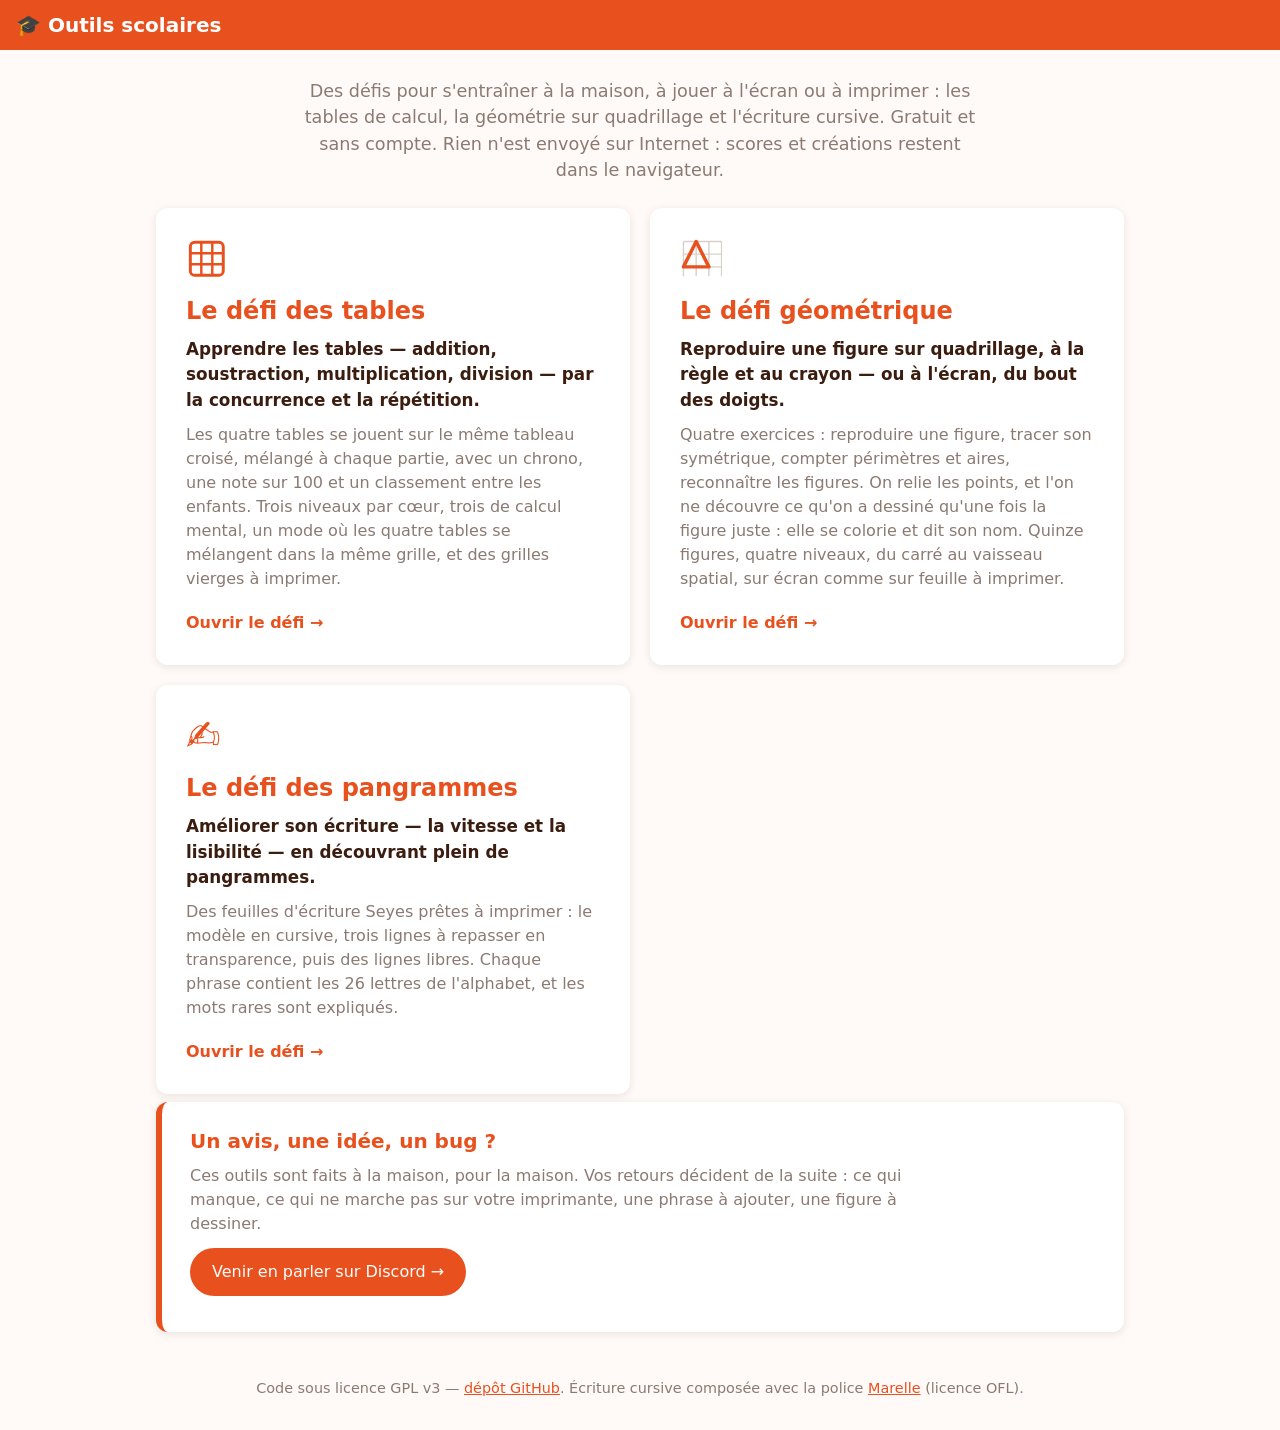
<file: index.html>
<!DOCTYPE html>
<html lang="fr">
<head>
<meta charset="utf-8">
<meta name="viewport" content="width=device-width, initial-scale=1">
<title>Outils scolaires : tables de calcul, géométrie et écriture cursive à jouer ou à imprimer</title>
<meta name="description" content="Outils gratuits pour réviser à la maison, à l&#x27;écran ou sur papier : tables de multiplication et de calcul chronométrées, figures sur quadrillage, symétrie, périmètre et aire, écriture cursive sur lignes Seyes.">
<meta name="google-site-verification" content="TqbXre6qrm9jaoj6tFwRRiI2vuQilAZLm6kUJA-etmo">
<link rel="canonical" href="https://le-syl21.github.io/outils-scolaires/">
<meta property="og:type" content="website">
<meta property="og:site_name" content="Outils scolaires">
<meta property="og:title" content="Outils scolaires : tables de calcul, géométrie et écriture cursive à jouer ou à imprimer">
<meta property="og:description" content="Outils gratuits pour réviser à la maison, à l&#x27;écran ou sur papier : tables de multiplication et de calcul chronométrées, figures sur quadrillage, symétrie, périmètre et aire, écriture cursive sur lignes Seyes.">
<meta property="og:url" content="https://le-syl21.github.io/outils-scolaires/">
<meta property="og:image" content="https://le-syl21.github.io/outils-scolaires/assets/og.jpg">
<meta property="og:locale" content="fr_FR">
<meta name="twitter:card" content="summary_large_image">
<script type="application/ld+json">{"@context": "https://schema.org", "@type": "WebSite", "name": "Outils scolaires", "url": "https://le-syl21.github.io/outils-scolaires/", "inLanguage": "fr", "description": "Outils gratuits pour réviser à la maison, à l'écran ou sur papier : tables de multiplication et de calcul chronométrées, figures sur quadrillage, symétrie, périmètre et aire, écriture cursive sur lignes Seyes."}</script>
<link rel="stylesheet" href="assets/commun.css">
<link rel="stylesheet" href="assets/accueil.css">
<link rel="icon" href="data:image/svg+xml,<svg xmlns='http://www.w3.org/2000/svg' viewBox='0 0 100 100'><text y='.9em' font-size='90'>🎓</text></svg>">
</head>
<body>

<header class="topbar">
  <h1>🎓 Outils scolaires</h1>
</header>

<main>
  <p class="intro">Des défis pour s'entraîner à la maison, à jouer à l'écran ou à imprimer :
     les tables de calcul, la géométrie sur quadrillage et l'écriture cursive. Gratuit et sans
     compte. Rien n'est envoyé sur Internet : scores et créations restent dans le navigateur.</p>

  <div class="cartes">

    <a class="carte-outil" href="tables/">
      <span class="carte-emoji"><svg class="logo-grille" viewBox="0 0 24 24" aria-hidden="true" focusable="false"><rect x="2.5" y="2.5" width="19" height="19" rx="2.5" fill="none" stroke="#e8501e" stroke-width="1.7"/><path d="M8.83 2.5v19M15.17 2.5v19M2.5 8.83h19M2.5 15.17h19" fill="none" stroke="#e8501e" stroke-width="1.4"/></svg></span>
      <h2>Le défi des tables</h2>
      <p class="carte-accroche">Apprendre les tables — addition, soustraction, multiplication,
         division — par la concurrence et la répétition.</p>
      <p class="carte-detail">Les quatre tables se jouent sur le même tableau croisé, mélangé à
         chaque partie, avec un chrono, une note sur 100 et un classement entre les enfants.
         Trois niveaux par cœur, trois de calcul mental, un mode où les quatre tables se
         mélangent dans la même grille, et des grilles vierges à imprimer.</p>
      <span class="carte-lien">Ouvrir le défi →</span>
    </a>

    <a class="carte-outil" href="geometrie/">
      <span class="carte-emoji"><svg class="logo-geo" viewBox="0 0 24 24" aria-hidden="true" focusable="false"><g stroke="#d9cfc9" stroke-width="0.8"><path d="M2 2v20M9.33 2v20M16.67 2v20M24 2v20M2 2h22M2 9.33h22M2 16.67h22M2 24h22"/></g><path d="M2 16.67 L9.33 2 L16.67 16.67 Z" fill="none" stroke="#e8501e" stroke-width="2" stroke-linejoin="round"/></svg></span>
      <h2>Le défi géométrique</h2>
      <p class="carte-accroche">Reproduire une figure sur quadrillage, à la règle et au crayon —
         ou à l'écran, du bout des doigts.</p>
      <p class="carte-detail">Quatre exercices : reproduire une figure, tracer son symétrique,
         compter périmètres et aires, reconnaître les figures. On relie les points, et l'on ne
         découvre ce qu'on a dessiné qu'une fois la figure juste : elle se colorie et dit son nom.
         Quinze figures, quatre niveaux, du carré au vaisseau spatial, sur écran comme sur feuille
         à imprimer.</p>
      <span class="carte-lien">Ouvrir le défi →</span>
    </a>

    <a class="carte-outil" href="pangrammes/">
      <span class="carte-emoji" aria-hidden="true">✍️</span>
      <h2>Le défi des pangrammes</h2>
      <p class="carte-accroche">Améliorer son écriture — la vitesse et la lisibilité — en
         découvrant plein de pangrammes.</p>
      <p class="carte-detail">Des feuilles d'écriture Seyes prêtes à imprimer : le modèle en
         cursive, trois lignes à repasser en transparence, puis des lignes libres. Chaque
         phrase contient les 26 lettres de l'alphabet, et les mots rares sont expliqués.</p>
      <span class="carte-lien">Ouvrir le défi →</span>
    </a>

  </div>
  <section class="retours">
    <h2>Un avis, une idée, un bug ?</h2>
    <p>Ces outils sont faits à la maison, pour la maison. Vos retours décident de la suite :
       ce qui manque, ce qui ne marche pas sur votre imprimante, une phrase à ajouter, une
       figure à dessiner.</p>
    <p><a class="btn btn-primary" href="https://discord.gg/veSsXJUCg"
       target="_blank" rel="noopener">Venir en parler sur Discord →</a></p>
  </section>
</main>

<footer>
  <p>Code sous licence GPL v3 — <a href="https://github.com/Le-Syl21/outils-scolaires">dépôt GitHub</a>.
     Écriture cursive composée avec la police
     <a href="https://marelle.forge.apps.education.fr/">Marelle</a> (licence OFL).</p>
</footer>

</body>
</html>
</file>
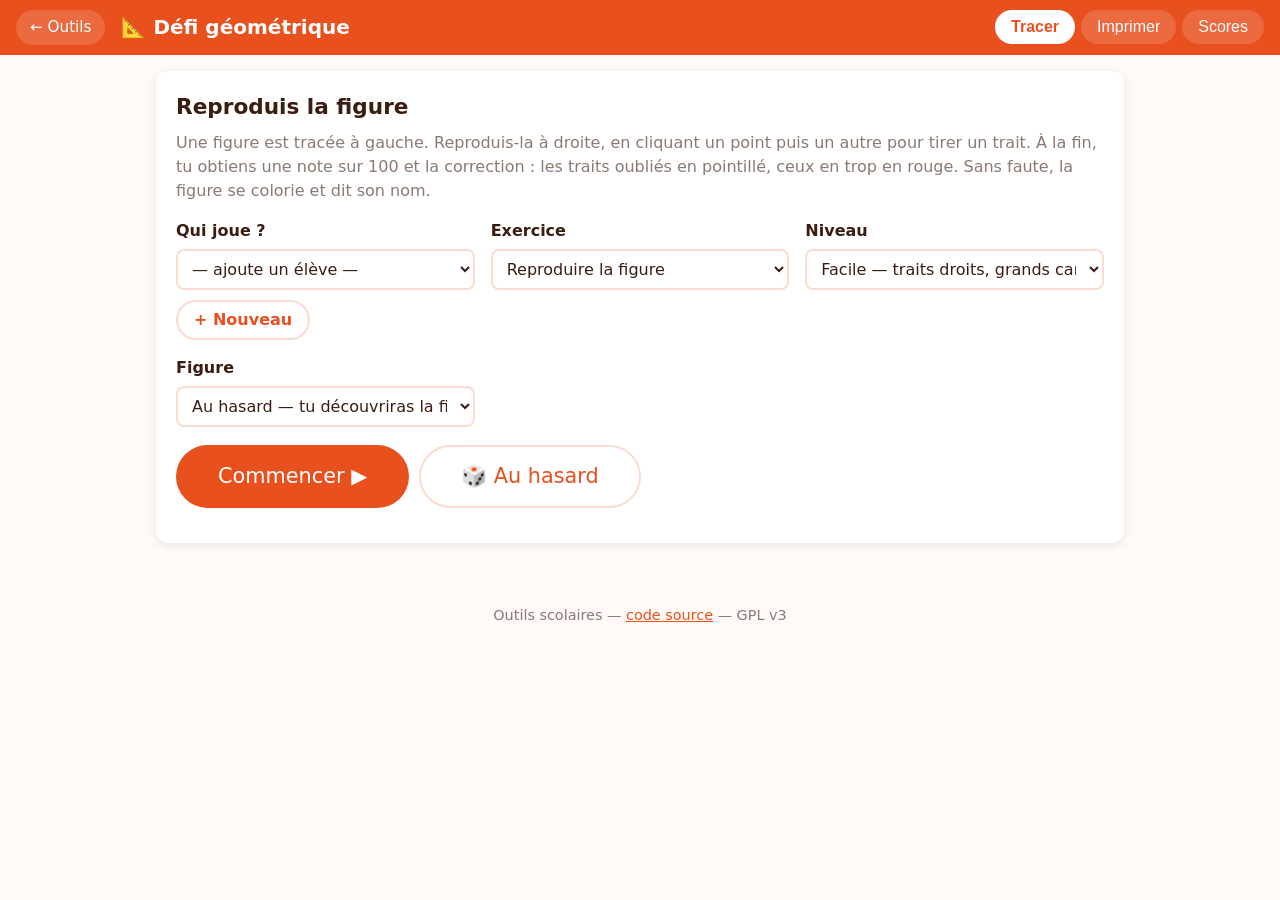
<file: geometrie/index.html>
<!DOCTYPE html>
<html lang="fr">
<head>
<meta charset="utf-8">
<meta name="viewport" content="width=device-width, initial-scale=1">
<title>Défi géométrique : reproduire une figure sur quadrillage, symétrie, périmètre et aire</title>
<meta name="description" content="Exercices de géométrie sur quadrillage : reproduire une figure, tracer son symétrique, calculer périmètre et aire, reconnaître carré, losange, trapèze. Quatre niveaux, à l&#x27;écran ou sur feuille à imprimer.">
<link rel="canonical" href="https://le-syl21.github.io/outils-scolaires/geometrie/">
<meta property="og:type" content="website">
<meta property="og:site_name" content="Outils scolaires">
<meta property="og:title" content="Défi géométrique : reproduire une figure sur quadrillage, symétrie, périmètre et aire">
<meta property="og:description" content="Exercices de géométrie sur quadrillage : reproduire une figure, tracer son symétrique, calculer périmètre et aire, reconnaître carré, losange, trapèze. Quatre niveaux, à l&#x27;écran ou sur feuille à imprimer.">
<meta property="og:url" content="https://le-syl21.github.io/outils-scolaires/geometrie/">
<meta property="og:image" content="https://le-syl21.github.io/outils-scolaires/assets/og.jpg">
<meta property="og:locale" content="fr_FR">
<meta name="twitter:card" content="summary_large_image">
<script type="application/ld+json">{"@context": "https://schema.org", "@type": "LearningResource", "name": "Défi géométrique", "description": "Exercices de géométrie sur quadrillage : reproduire une figure, tracer son symétrique, calculer périmètre et aire, reconnaître carré, losange, trapèze. Quatre niveaux, à l'écran ou sur feuille à imprimer.", "url": "https://le-syl21.github.io/outils-scolaires/geometrie/", "inLanguage": "fr", "isAccessibleForFree": true, "teaches": "Géométrie", "learningResourceType": "Exercice interactif et fiche à imprimer", "isPartOf": {"@type": "WebSite", "name": "Outils scolaires", "url": "https://le-syl21.github.io/outils-scolaires/"}}</script>
<link rel="stylesheet" href="../assets/commun.css">
<link rel="stylesheet" href="assets/style.css">
<link rel="icon" href="data:image/svg+xml,<svg xmlns='http://www.w3.org/2000/svg' viewBox='0 0 24 24'><path d='M4 20 L12 4 L20 20 Z' fill='none' stroke='%23e8501e' stroke-width='2'/></svg>">
</head>
<body>

<header class="topbar no-print">
  <a class="retour" href="../">← Outils</a>
  <h1>📐 Défi géométrique</h1>
  <nav class="tabs" role="tablist">
    <button class="tab is-active" data-view="tracer" role="tab">Tracer</button>
    <button class="tab" data-view="imprimer" role="tab">Imprimer</button>
    <button class="tab" data-view="scores" role="tab">Scores</button>
  </nav>
</header>

<main>

<!-- ============ TRACER ============ -->
<section id="view-tracer" class="view">

  <div id="ecran-accueil" class="panel">
    <h2>Reproduis la figure</h2>
    <p class="lead">Une figure est tracée à gauche. Reproduis-la à droite, en cliquant un point
       puis un autre pour tirer un trait. À la fin, tu obtiens une note sur 100 et la correction :
       les traits oubliés en pointillé, ceux en trop en rouge. Sans faute, la figure se colorie
       et dit son nom.</p>

    <div class="reglages">
      <div class="field">
        <label for="select-eleve">Qui joue ?</label>
        <div class="row">
          <select id="select-eleve"></select>
          <button id="btn-ajout-eleve" class="btn btn-ghost btn-sm" type="button">+ Nouveau</button>
        </div>
      </div>
      <div class="field">
        <label for="exercice">Exercice</label>
        <select id="exercice">
          <option value="reproduire" selected>Reproduire la figure</option>
          <option value="symetrie">Tracer le symétrique</option>
          <option value="mesures">Compter le périmètre et l'aire</option>
          <option value="nommer">Reconnaître les figures</option>
        </select>
      </div>
      <div class="field">
        <label for="palier">Niveau</label>
        <select id="palier">
          <option value="1" selected>Facile — traits droits, grands carreaux</option>
          <option value="2">Moyen — diagonales à 45°</option>
          <option value="3">Difficile — plusieurs contours, figure décalée</option>
          <option value="4">Expert — grandes figures, obliques quelconques</option>
        </select>
      </div>
      <div class="field">
        <label for="choix-figure">Figure</label>
        <select id="choix-figure"></select>
      </div>
    </div>

    <div class="row row-actions">
      <button id="btn-demarrer" class="btn btn-primary btn-xl" type="button">Commencer ▶</button>
      <button id="btn-hasard" class="btn btn-ghost btn-xl" type="button">🎲 Au hasard</button>
    </div>
    <p id="record-eleve" class="note-info"></p>
  </div>

  <div id="ecran-nommer" class="panel hidden">
    <div class="hud">
      <div class="hud-item"><span class="hud-label">Élève</span><span id="nom-eleve" class="hud-value">—</span></div>
      <div class="hud-item"><span class="hud-label">Chrono</span><span id="nom-chrono" class="hud-value chrono">00:00</span></div>
      <div class="hud-item"><span class="hud-label">Figure</span><span id="nom-compte" class="hud-value">1/8</span></div>
    </div>

    <div class="nommer-bloc">
      <div id="nom-figure" class="quadrillage"></div>
      <div>
        <p class="lead">Comment s'appelle cette figure ?</p>
        <div id="nom-choix" class="nom-choix"></div>
        <p id="nom-indice" class="note-info"></p>
      </div>
    </div>

    <p id="nom-message" class="message"></p>
    <div class="row hidden" id="nom-apres">
      <button id="nom-suivante" class="btn btn-primary" type="button">Série suivante</button>
      <button id="nom-retour" class="btn btn-ghost" type="button">Accueil</button>
    </div>
  </div>

  <div id="ecran-mesures" class="panel hidden">
    <div class="hud">
      <div class="hud-item"><span class="hud-label">Élève</span><span id="mes-nom" class="hud-value">—</span></div>
      <div class="hud-item"><span class="hud-label">Chrono</span><span id="mes-chrono" class="hud-value chrono">00:00</span></div>
      <div class="hud-item"><span class="hud-label">Figure</span><span id="mes-compte" class="hud-value">1/5</span></div>
      <button id="btn-mes-valider" class="btn btn-primary" type="button">Valider ✓</button>
    </div>

    <p class="note-info">Le côté d'un carreau vaut 1. Compte le tour de la figure pour le
       périmètre, et les carreaux qu'elle couvre pour l'aire.</p>

    <div class="mesures-bloc">
      <div id="mes-figure" class="quadrillage"></div>
      <div class="mesures-champs">
        <div class="field">
          <label for="mes-perimetre">Périmètre</label>
          <input type="number" id="mes-perimetre" min="0" max="999" inputmode="numeric">
        </div>
        <div class="field">
          <label for="mes-aire">Aire</label>
          <input type="number" id="mes-aire" min="0" max="999" inputmode="numeric">
        </div>
      </div>
    </div>

    <p id="mes-message" class="message"></p>
    <div class="row hidden" id="mes-apres">
      <button id="mes-suivante" class="btn btn-primary" type="button">Série suivante</button>
      <button id="mes-retour" class="btn btn-ghost" type="button">Accueil</button>
    </div>
  </div>

  <div id="ecran-partie" class="panel hidden">
    <div class="hud">
      <div class="hud-item"><span class="hud-label">Élève</span><span id="hud-nom" class="hud-value">—</span></div>
      <div class="hud-item"><span class="hud-label">Chrono</span><span id="hud-chrono" class="hud-value chrono">00:00</span></div>
      <div class="hud-item"><span class="hud-label">Segments</span><span id="hud-traits" class="hud-value">0</span></div>
      <button id="btn-annuler" class="btn btn-ghost" type="button">Annuler le dernier</button>
      <button id="btn-effacer-tout" class="btn btn-ghost" type="button">Tout effacer</button>
      <button id="btn-verifier" class="btn btn-primary" type="button">J'ai fini ✓</button>
    </div>

    <p id="consigne-partie" class="note-info"></p>

    <div class="ateliers">
      <figure class="atelier" id="atelier-modele">
        <figcaption>Le modèle</figcaption>
        <div id="modele" class="quadrillage"></div>
      </figure>
      <figure class="atelier">
        <figcaption>À toi</figcaption>
        <div id="copie" class="quadrillage"></div>
      </figure>
    </div>

    <p id="message-partie" class="message"></p>
    <div class="row hidden" id="apres-partie">
      <button id="btn-suivante" class="btn btn-primary" type="button">Figure suivante</button>
      <button id="btn-refaire" class="btn btn-ghost" type="button">Refaire celle-ci</button>
      <button id="btn-retour" class="btn btn-ghost" type="button">Accueil</button>
    </div>
  </div>
</section>

<!-- ============ IMPRIMER ============ -->
<section id="view-imprimer" class="view hidden">
  <div class="panel no-print">
    <h2>🖨️ Feuilles à tracer</h2>
    <p class="lead">Le modèle à gauche, le quadrillage vide à droite. À faire à la règle et au
       crayon, puis à colorier.</p>
    <div class="reglages reglages-nombres">
      <div class="field">
        <label for="nb-exercices">Figures par page</label>
        <input type="number" id="nb-exercices" min="1" max="4" value="3">
      </div>
      <div class="field">
        <label for="carreau">Taille du carreau</label>
        <select id="carreau">
          <option value="10" selected>10 mm — gros carreaux</option>
          <option value="7">7 mm</option>
          <option value="5">5 mm — cahier</option>
        </select>
      </div>
    </div>
    <div class="row row-actions">
      <button id="btn-tirage" class="btn btn-ghost btn-xl" type="button">🎲 Nouveau tirage</button>
      <button id="btn-imprimer" class="btn btn-primary btn-xl" type="button">Imprimer</button>
    </div>
  </div>
  <div id="feuille" class="feuille"></div>
</section>

<!-- ============ SCORES ============ -->
<section id="view-scores" class="view hidden">
  <div class="panel">
    <h2>🏆 Classement</h2>
    <p class="lead">Le score est le <strong>temps corrigé</strong> : le temps réel, augmenté pour
       chaque trait oublié ou en trop. Le plus petit gagne.</p>
    <div id="podium" class="podium"></div>
    <div class="table-wrap">
      <table id="table-historique" class="historique">
        <thead><tr><th>Date</th><th>Élève</th><th>Figure</th><th>Traits · note</th>
          <th>Temps</th><th>Temps corrigé</th><th></th></tr></thead>
        <tbody></tbody>
      </table>
    </div>
    <div class="row">
      <button id="btn-effacer" class="btn btn-ghost btn-danger btn-sm" type="button">Effacer l'historique</button>
    </div>
    <p class="note-info">Les élèves sont partagés avec les autres défis ; les scores restent dans
       ce navigateur.</p>
  </div>
</section>

</main>

<footer class="no-print">
  <p>Outils scolaires — <a href="https://github.com/Le-Syl21/outils-scolaires">code source</a> — GPL v3</p>
</footer>

<script src="assets/figures.js"></script>
<script src="assets/app.js"></script>
</body>
</html>
</file>
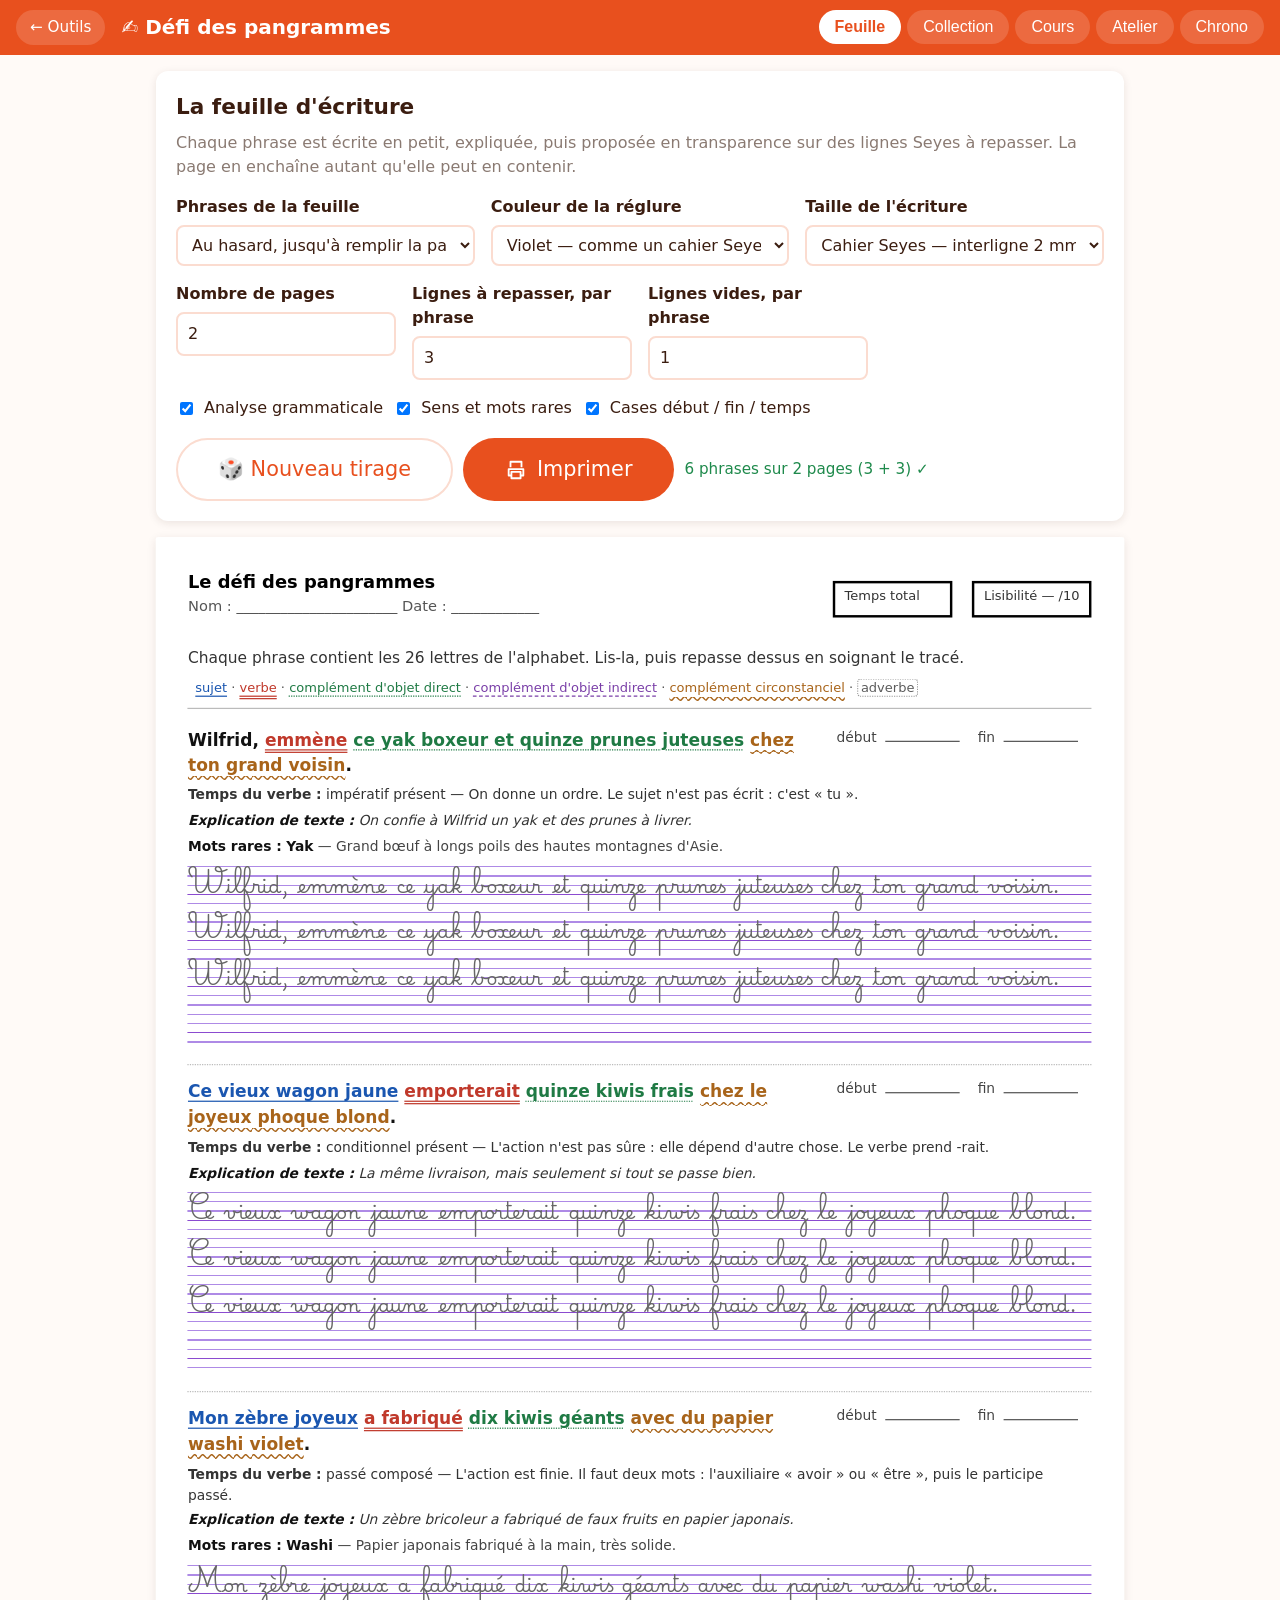
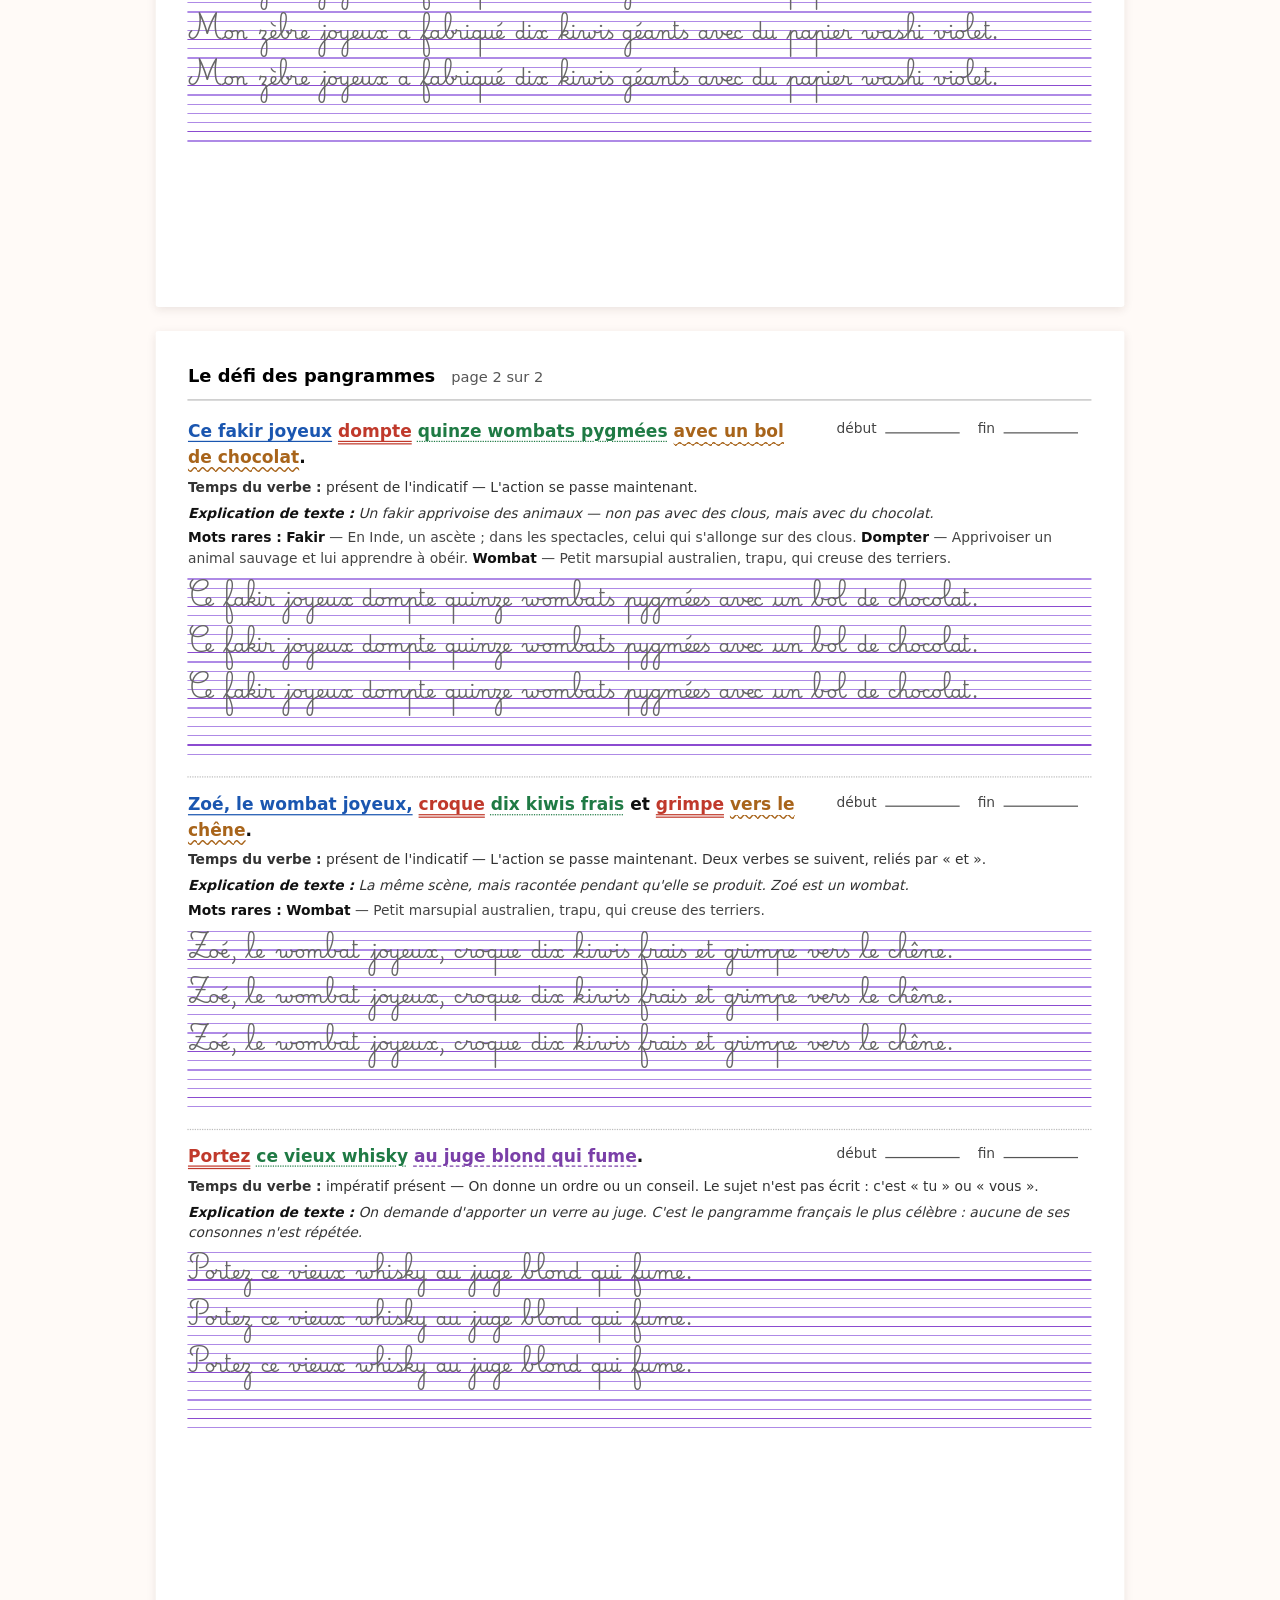
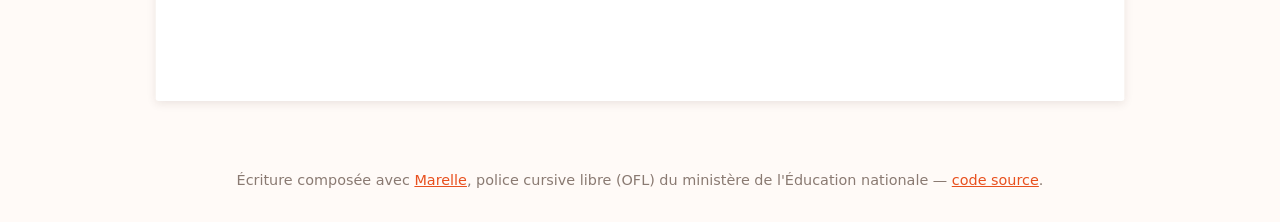
<file: pangrammes/index.html>
<!DOCTYPE html>
<html lang="fr">
<head>
<meta charset="utf-8">
<meta name="viewport" content="width=device-width, initial-scale=1">
<title>Défi des pangrammes : feuilles d'écriture cursive sur lignes Seyes à imprimer</title>
<meta name="description" content="Feuilles d&#x27;écriture cursive sur réglure Seyes à imprimer, à partir de pangrammes français expliqués : phrase modèle, lignes à repasser, grammaire de la phrase et chrono de vitesse d&#x27;écriture lisible.">
<link rel="canonical" href="https://le-syl21.github.io/outils-scolaires/pangrammes/">
<meta property="og:type" content="website">
<meta property="og:site_name" content="Outils scolaires">
<meta property="og:title" content="Défi des pangrammes : feuilles d&#x27;écriture cursive sur lignes Seyes à imprimer">
<meta property="og:description" content="Feuilles d&#x27;écriture cursive sur réglure Seyes à imprimer, à partir de pangrammes français expliqués : phrase modèle, lignes à repasser, grammaire de la phrase et chrono de vitesse d&#x27;écriture lisible.">
<meta property="og:url" content="https://le-syl21.github.io/outils-scolaires/pangrammes/">
<meta property="og:image" content="https://le-syl21.github.io/outils-scolaires/assets/og.jpg">
<meta property="og:locale" content="fr_FR">
<meta name="twitter:card" content="summary_large_image">
<script type="application/ld+json">{"@context": "https://schema.org", "@type": "LearningResource", "name": "Défi des pangrammes", "description": "Feuilles d'écriture cursive sur réglure Seyes à imprimer, à partir de pangrammes français expliqués : phrase modèle, lignes à repasser, grammaire de la phrase et chrono de vitesse d'écriture lisible.", "url": "https://le-syl21.github.io/outils-scolaires/pangrammes/", "inLanguage": "fr", "isAccessibleForFree": true, "teaches": "Écriture cursive", "learningResourceType": "Exercice interactif et fiche à imprimer", "isPartOf": {"@type": "WebSite", "name": "Outils scolaires", "url": "https://le-syl21.github.io/outils-scolaires/"}}</script>
<link rel="stylesheet" href="../assets/commun.css">
<link rel="stylesheet" href="assets/style.css">
<link rel="icon" href="data:image/svg+xml,<svg xmlns='http://www.w3.org/2000/svg' viewBox='0 0 100 100'><text y='.9em' font-size='90'>✍️</text></svg>">
</head>
<body>

<header class="topbar no-print">
  <a class="retour" href="../">← Outils</a>
  <h1>✍️ Défi des pangrammes</h1>
  <nav class="tabs" role="tablist">
    <button class="tab is-active" data-view="feuille" role="tab">Feuille</button>
    <button class="tab" data-view="collection" role="tab">Collection</button>
    <button class="tab" data-view="cours" role="tab">Cours</button>
    <button class="tab" data-view="atelier" role="tab">Atelier</button>
    <button class="tab" data-view="chrono" role="tab">Chrono</button>
  </nav>
</header>

<main>

<!-- ============ FEUILLE ============ -->
<section id="view-feuille" class="view">

  <div class="panel no-print">
    <h2>La feuille d'écriture</h2>
    <p class="lead">Chaque phrase est écrite en petit, expliquée, puis proposée en transparence
       sur des lignes Seyes à repasser. La page en enchaîne autant qu'elle peut en contenir.</p>

    <div class="reglages reglages-listes">
      <div class="field">
        <label for="mode-phrases">Phrases de la feuille</label>
        <select id="mode-phrases">
          <option value="hasard" selected>Au hasard, jusqu'à remplir la page</option>
          <option value="une">Une seule phrase, choisie</option>
        </select>
      </div>

      <div class="field" id="champ-choix">
        <label for="choix-pangramme">Laquelle</label>
        <select id="choix-pangramme"></select>
      </div>

      <div class="field">
        <label for="couleur-reglure">Couleur de la réglure</label>
        <select id="couleur-reglure">
          <option value="violet" selected>Violet — comme un cahier Seyes</option>
          <option value="mauve">Mauve — plus rouge</option>
          <option value="bleu">Bleu</option>
          <option value="gris">Gris</option>
        </select>
      </div>

      <div class="field">
        <label for="taille">Taille de l'écriture</label>
        <select id="taille">
          <option value="4">Très grande — interligne 4 mm (GS, CP)</option>
          <option value="3">Grande — interligne 3 mm (CP, CE1)</option>
          <option value="2.5">Moyenne — interligne 2,5 mm (CE1, CE2)</option>
          <option value="2" selected>Cahier Seyes — interligne 2 mm (CE2 et au-delà)</option>
        </select>
      </div>
    </div>

    <div class="reglages reglages-nombres">
      <div class="field">
        <label for="nb-pages">Nombre de pages</label>
        <input type="number" id="nb-pages" min="1" max="5" value="2">
      </div>

      <div class="field">
        <label for="nb-repasse">Lignes à repasser, par phrase</label>
        <input type="number" id="nb-repasse" min="0" max="10" value="3">
      </div>

      <div class="field">
        <label for="nb-libres">Lignes vides, par phrase</label>
        <input type="number" id="nb-libres" min="0" max="10" value="1">
      </div>
    </div>

    <div class="row">
      <label class="check"><input type="checkbox" id="opt-grammaire" checked> Analyse grammaticale</label>
      <label class="check"><input type="checkbox" id="opt-mots" checked> Sens et mots rares</label>
      <label class="check"><input type="checkbox" id="opt-chrono" checked> Cases début / fin / temps</label>
    </div>

    <div class="row row-actions">
      <button id="btn-tirage" class="btn btn-ghost btn-xl" type="button">🎲 Nouveau tirage</button>
      <button id="btn-imprimer" class="btn btn-primary btn-xl" type="button">
        <svg viewBox="0 0 24 24" width="22" height="22" aria-hidden="true" focusable="false">
          <path fill="none" stroke="currentColor" stroke-width="2" stroke-linejoin="round"
            d="M6 9V3h12v6M6 18H4v-7h16v7h-2M7 14h10v7H7z"/>
        </svg>
        Imprimer
      </button>
      <span id="jauge" class="jauge"></span>
    </div>
  </div>

  <div id="feuille" class="feuille"></div>
</section>

<!-- ============ COLLECTION ============ -->
<section id="view-collection" class="view hidden">
  <div class="panel">
    <h2>La collection</h2>
    <p class="lead">Un pangramme est une phrase qui contient les 26 lettres de l'alphabet.
       Chacune a été vérifiée par programme, et les phrases sans queue ni tête ont été écartées :
       il faut pouvoir raconter ce qu'elles disent. <span id="compte-collection"></span></p>
    <p class="legende" id="legende"></p>
    <div class="row filtres">
      <button class="btn btn-ghost btn-sm is-active" data-niveau="" type="button">Tous</button>
      <button class="btn btn-ghost btn-sm" data-niveau="court" type="button">Courts</button>
      <button class="btn btn-ghost btn-sm" data-niveau="moyen" type="button">Moyens</button>
      <button class="btn btn-ghost btn-sm" data-niveau="long" type="button">Longs</button>
    </div>
  </div>
  <div id="liste-pangrammes"></div>
</section>

<!-- ============ COURS ============ -->
<section id="view-cours" class="view hidden">
  <div class="panel">
    <h2>Les groupes de la phrase</h2>
    <p class="lead">Chaque groupe répond à une question. Poser la question, c'est trouver la
       fonction — c'est aussi ce que font les couleurs des feuilles.</p>
    <div class="table-wrap">
      <table class="cours">
        <thead><tr><th>Groupe</th><th>Il répond à</th><th>Comment le reconnaître</th></tr></thead>
        <tbody id="cours-fonctions"></tbody>
      </table>
    </div>
    <p class="note-info">Attention à ne pas confondre <strong>nature</strong> et
       <strong>fonction</strong>. « Demain » est un adverbe par nature ; dans « Demain, ce wombat
       fabriquera… », sa fonction est complément circonstanciel de temps. Les couleurs marquent la
       fonction, sauf pour l'adverbe de liaison qui n'en a aucune.</p>
  </div>

  <div class="panel">
    <h2>Les temps du verbe</h2>
    <p class="lead">Ceux que l'on rencontre dans la collection, avec une phrase pour chacun.</p>
    <div id="cours-temps" class="cours-temps"></div>
  </div>

  <div class="panel">
    <h2>Les mots qui relient</h2>
    <p class="lead">Ils n'ont pas de fonction dans la phrase : ils l'articulent. On peut souvent
       les retirer sans que la phrase s'écroule.</p>
    <ul class="mots">
      <li><strong>puis, ensuite, bientôt</strong> — <span>des adverbes. Ils marquent le moment
        ou l'ordre des actions. « Il mange, <em>puis</em> il part. »</span></li>
      <li><strong>et, ou, mais, donc, car</strong> — <span>des conjonctions de coordination.
        Elles relient deux groupes ou deux phrases de même niveau.</span></li>
      <li><strong>qui, que</strong> — <span>des pronoms relatifs. Ils accrochent à un nom une
        petite phrase qui le complète : « le koala <em>qui</em> mange des journaux ».</span></li>
    </ul>
  </div>

  <div class="panel">
    <h2>Qu'est-ce qu'un pangramme ?</h2>
    <p>Une phrase qui contient les <strong>26 lettres de l'alphabet</strong>. Le plus célèbre en
       français est <em>« Portez ce vieux whisky au juge blond qui fume »</em> : aucune de ses
       consonnes n'est répétée, ce qui est un exploit dans l'exploit.</p>
    <p>Un bon pangramme est court, et il veut dire quelque chose — sans quoi ce n'est qu'une
       liste de mots. Les phrases de cette collection sont toutes vérifiées : les 26 lettres y
       sont, et chacune raconte une scène.</p>
    <p class="note-info">Les accents ne comptent pas comme des lettres à part : « é » vaut « e ».
       Les noms propres sont admis, mais un pangramme qui n'aurait besoin que de noms propres
       serait un peu tricheur.</p>
  </div>
</section>

<!-- ============ ATELIER ============ -->
<section id="view-atelier" class="view hidden">
  <div class="panel">
    <h2>Écrire son propre pangramme</h2>
    <p class="lead">Écris une phrase qui contient les 26 lettres de l'alphabet. Chaque lettre
       employée se barre au fur et à mesure ; quand il n'en reste aucune, la phrase peut
       rejoindre la collection.</p>
    <textarea id="saisie-pangramme" rows="2"
      placeholder="Le vieux yak joyeux…"></textarea>
    <div id="alphabet" class="alphabet" aria-live="polite"></div>
    <p id="etat-pangramme" class="etat"></p>
  </div>

  <div id="atelier-analyse" class="panel hidden">
    <h2>Analyser la phrase</h2>
    <p class="lead">Choisis une fonction, puis clique sur les mots qui en font partie.
       Un clic sur un mot déjà marqué l'efface.</p>
    <div class="row fonctions">
      <button class="btn btn-ghost btn-sm is-active" data-f="sujet" type="button">sujet</button>
      <button class="btn btn-ghost btn-sm" data-f="verbe" type="button">verbe</button>
      <button class="btn btn-ghost btn-sm" data-f="cod" type="button">objet direct</button>
      <button class="btn btn-ghost btn-sm" data-f="coi" type="button">objet indirect</button>
      <button class="btn btn-ghost btn-sm" data-f="cc" type="button">circonstanciel</button>
      <button class="btn btn-ghost btn-sm" data-f="adv" type="button">adverbe</button>
    </div>
    <p id="mots-cliquables" class="mots-cliquables"></p>

    <div class="reglages reglages-listes">
      <div class="field">
        <label for="temps-verbe">Temps du verbe</label>
        <select id="temps-verbe"></select>
      </div>
      <div class="field">
        <label for="quand-verbe">Quand l'employer</label>
        <input type="text" id="quand-verbe">
      </div>
    </div>

    <div class="field">
      <label for="sens-phrase">Explication de texte <span class="note-info">(facultative)</span></label>
      <input type="text" id="sens-phrase"
        placeholder="Facultatif — ce que la phrase raconte, si ce n'est pas évident">
    </div>

    <div class="field">
      <label>Mots rares</label>
      <ul id="liste-mots-rares" class="mots"></ul>
      <div class="row">
        <input type="text" id="mot-rare" placeholder="le mot">
        <input type="text" id="def-mot-rare" placeholder="sa définition">
        <button id="btn-ajout-mot" class="btn btn-ghost btn-sm" type="button">Ajouter le mot</button>
      </div>
    </div>

    <div class="row">
      <button id="btn-enregistrer-pangramme" class="btn btn-primary" type="button">
        Ajouter à la collection</button>
      <span id="etat-analyse" class="note-info"></span>
    </div>
  </div>

  <div class="panel partage">
    <h2>Faire grandir la collection</h2>
    <p>Une phrase qui vous plaît, qui fait rire les enfants ou qui case le W sans effort ?
       Venez la proposer : les meilleures rejoindront la collection livrée avec l'outil, pour
       tout le monde.</p>
    <p><a class="btn btn-primary" href="https://discord.gg/veSsXJUCg"
       target="_blank" rel="noopener">Proposer ma phrase sur Discord →</a></p>
    <p class="note-info">Pensez à joindre son analyse si vous l'avez faite : groupes, temps du
       verbe et mots à expliquer.</p>
  </div>

  <div class="panel">
    <h2>Mes pangrammes</h2>
    <p class="lead">Ils rejoignent la collection et les feuilles, et restent dans ce navigateur.</p>
    <div id="liste-mes-pangrammes"></div>
  </div>
</section>

<!-- ============ CHRONO ============ -->
<section id="view-chrono" class="view hidden">
  <div class="panel">
    <h2>Le défi : vite et lisible</h2>
    <p class="lead">Deux façons de faire : lancer le chrono ici pendant que l'enfant écrit, ou
       saisir après coup le temps relevé sur la feuille — pratique quand on écrit au salon,
       loin de l'ordinateur. Un adulte note ensuite la lisibilité : le score récompense
       la vitesse et le soin à la fois.</p>

    <div class="reglages">
      <div class="field">
        <label for="select-eleve">Qui écrit ?</label>
        <div class="row">
          <select id="select-eleve"></select>
          <button id="btn-ajout-eleve" class="btn btn-ghost btn-sm" type="button">+ Nouveau</button>
        </div>
      </div>
      <div class="field">
        <label for="nb-copies">Nombre de copies écrites</label>
        <input type="number" id="nb-copies" min="1" max="20" value="3">
      </div>
    </div>

    <div class="field">
      <label for="phrase-chrono">Phrase recopiée</label>
      <select id="phrase-chrono"></select>
    </div>

    <div class="chrono-bloc">
      <span id="chrono-affichage" class="chrono-affichage">00:00</span>
      <button id="btn-chrono" class="btn btn-primary btn-xl" type="button">Démarrer ▶</button>
      <button id="btn-raz" class="btn btn-ghost" type="button">Remettre à zéro</button>
    </div>

    <div class="saisie-temps">
      <span class="ou">ou</span>
      <label class="field-inline" for="temps-min">Temps relevé
        <input type="number" id="temps-min" min="0" max="180" value="0"> min
      </label>
      <label class="field-inline" for="temps-sec">
        <input type="number" id="temps-sec" min="0" max="59" value="0"> s
      </label>
      <button id="btn-temps-manuel" class="btn btn-ghost" type="button">Utiliser ce temps</button>
    </div>

    <div id="bloc-lisibilite" class="hidden">
      <div class="field">
        <label for="lisibilite">Lisibilité de l'écriture : <output id="lisibilite-valeur">7</output>/10</label>
        <input type="range" id="lisibilite" min="1" max="10" value="7" step="1" class="curseur">
        <p class="note-info" id="lisibilite-texte"></p>
      </div>
      <button id="btn-enregistrer" class="btn btn-primary" type="button">Enregistrer le résultat</button>
    </div>
  </div>

  <div class="panel">
    <h2>🏆 Classement</h2>
    <p class="lead">Le score est le nombre de <strong>signes lisibles par minute</strong> :
       la vitesse d'écriture multipliée par la note de lisibilité. Écrire vite mais illisible
       ne rapporte rien.</p>
    <div id="podium" class="podium"></div>

    <div class="table-wrap">
      <table id="table-historique" class="historique">
        <thead><tr>
          <th>Date</th><th>Élève</th><th>Score</th><th>Vitesse</th>
          <th>Lisibilité</th><th>Phrase</th><th></th>
        </tr></thead>
        <tbody></tbody>
      </table>
    </div>
    <div class="row">
      <button id="btn-effacer" class="btn btn-ghost btn-danger btn-sm" type="button">Effacer l'historique</button>
    </div>
    <p class="note-info">Les scores et la liste des élèves sont partagés avec le Défi Tables,
       et restent dans ce navigateur.</p>
  </div>
</section>

</main>

<footer class="no-print">
  <p>Écriture composée avec <a href="https://marelle.forge.apps.education.fr/">Marelle</a>,
     police cursive libre (OFL) du ministère de l'Éducation nationale —
     <a href="https://github.com/Le-Syl21/outils-scolaires">code source</a>.</p>
</footer>

<script src="assets/pangrammes.js"></script>
<script src="assets/app.js"></script>
</body>
</html>
</file>
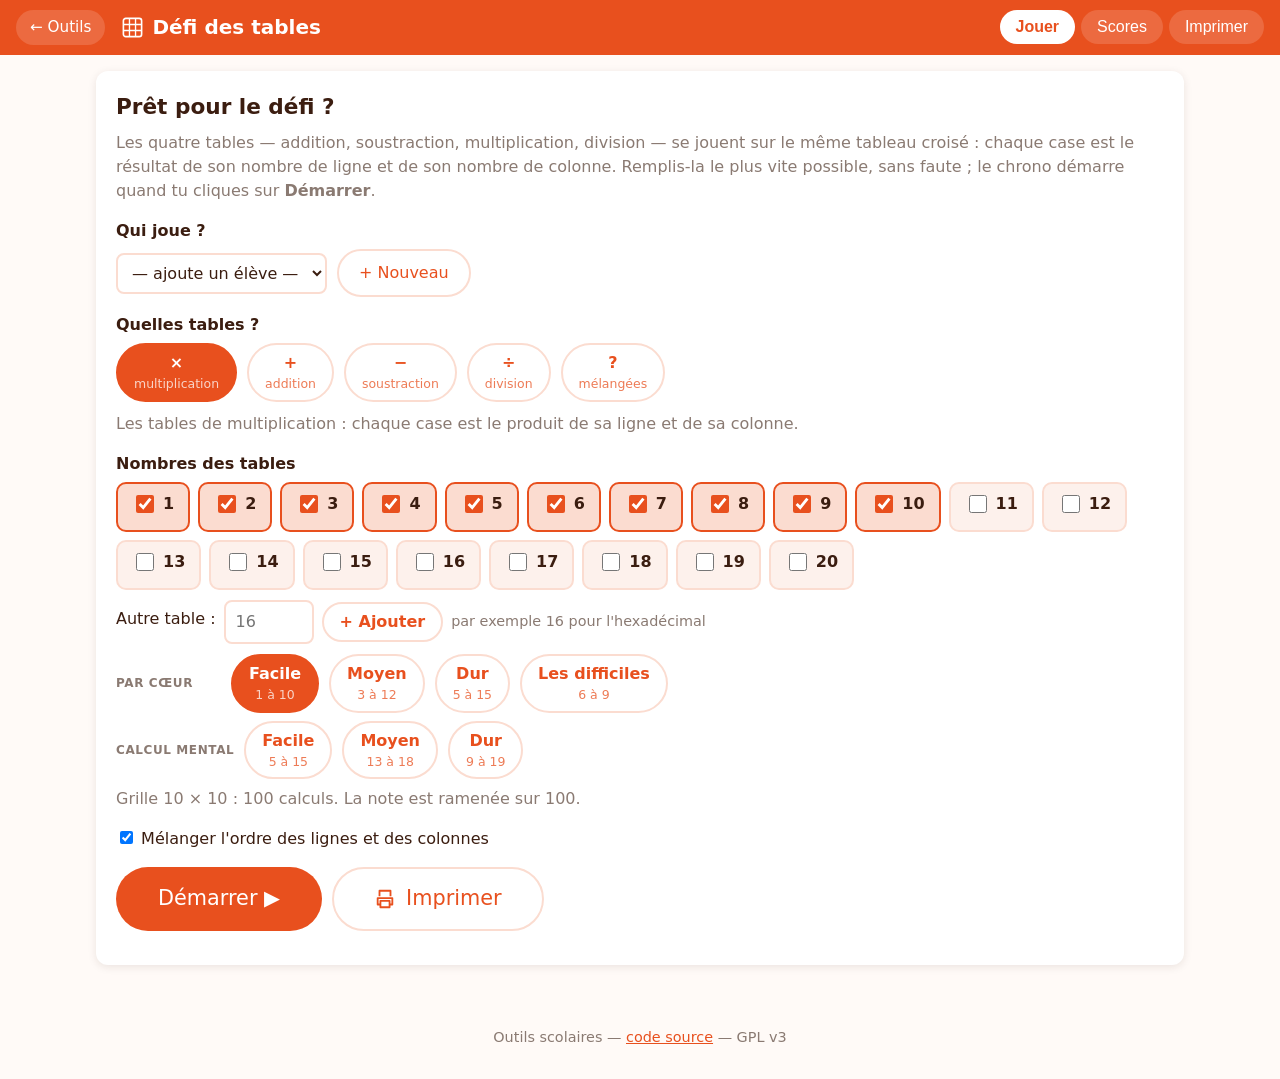
<file: tables/index.html>
<!DOCTYPE html>
<html lang="fr">
<head>
<meta charset="utf-8">
<meta name="viewport" content="width=device-width, initial-scale=1">
<title>Défi des tables : tables de multiplication, addition, soustraction et division chronométrées</title>
<meta name="description" content="Réviser les tables de multiplication, d&#x27;addition, de soustraction et de division sur une grille mélangée : chrono, note sur 100, classement entre enfants et grilles vierges à imprimer. Gratuit, sans compte.">
<link rel="canonical" href="https://le-syl21.github.io/outils-scolaires/tables/">
<meta property="og:type" content="website">
<meta property="og:site_name" content="Outils scolaires">
<meta property="og:title" content="Défi des tables : tables de multiplication, addition, soustraction et division chronométrées">
<meta property="og:description" content="Réviser les tables de multiplication, d&#x27;addition, de soustraction et de division sur une grille mélangée : chrono, note sur 100, classement entre enfants et grilles vierges à imprimer. Gratuit, sans compte.">
<meta property="og:url" content="https://le-syl21.github.io/outils-scolaires/tables/">
<meta property="og:image" content="https://le-syl21.github.io/outils-scolaires/assets/og.jpg">
<meta property="og:locale" content="fr_FR">
<meta name="twitter:card" content="summary_large_image">
<script type="application/ld+json">{"@context": "https://schema.org", "@type": "LearningResource", "name": "Défi des tables", "description": "Réviser les tables de multiplication, d'addition, de soustraction et de division sur une grille mélangée : chrono, note sur 100, classement entre enfants et grilles vierges à imprimer. Gratuit, sans compte.", "url": "https://le-syl21.github.io/outils-scolaires/tables/", "inLanguage": "fr", "isAccessibleForFree": true, "teaches": "Tables de calcul", "learningResourceType": "Exercice interactif et fiche à imprimer", "isPartOf": {"@type": "WebSite", "name": "Outils scolaires", "url": "https://le-syl21.github.io/outils-scolaires/"}}</script>
<link rel="stylesheet" href="assets/style.css">
<link rel="icon" href="data:image/svg+xml,<svg xmlns='http://www.w3.org/2000/svg' viewBox='0 0 24 24'><rect x='2.5' y='2.5' width='19' height='19' rx='2.5' fill='none' stroke='%23e8501e' stroke-width='1.7'/><path d='M8.83 2.5v19M15.17 2.5v19M2.5 8.83h19M2.5 15.17h19' fill='none' stroke='%23e8501e' stroke-width='1.4'/></svg>">
</head>
<body>

<header class="topbar no-print">
  <a class="retour" href="../">← Outils</a>
  <h1><svg class="logo-grille" viewBox="0 0 24 24" aria-hidden="true" focusable="false"><rect x="2.5" y="2.5" width="19" height="19" rx="2.5" fill="none" stroke="#ffffff" stroke-width="1.7"/><path d="M8.83 2.5v19M15.17 2.5v19M2.5 8.83h19M2.5 15.17h19" fill="none" stroke="#ffffff" stroke-width="1.4"/></svg> Défi des tables</h1>
  <nav class="tabs" role="tablist">
    <button class="tab is-active" data-view="jeu" role="tab">Jouer</button>
    <button class="tab" data-view="scores" role="tab">Scores</button>
    <button class="tab" data-view="impression" role="tab">Imprimer</button>
  </nav>
</header>

<main>

<!-- ============ VUE JEU ============ -->
<section id="view-jeu" class="view">

  <!-- Accueil -->
  <div id="ecran-accueil" class="panel">
    <h2>Prêt pour le défi ?</h2>
    <p class="lead">Les quatre tables — addition, soustraction, multiplication, division — se
       jouent sur le même tableau croisé : chaque case est le résultat de son nombre de ligne
       et de son nombre de colonne. Remplis-la le plus vite possible, sans faute ;
       le chrono démarre quand tu cliques sur <strong>Démarrer</strong>.</p>

    <div class="field">
      <label for="select-eleve">Qui joue ?</label>
      <div class="row">
        <select id="select-eleve"></select>
        <button id="btn-ajout-eleve" class="btn btn-ghost" type="button">+ Nouveau</button>
      </div>
    </div>

    <div class="field">
      <label for="operation">Quelles tables ?</label>
      <div class="row operations">
        <button class="btn btn-ghost btn-sm is-active" data-op="x" type="button">× <small>multiplication</small></button>
        <button class="btn btn-ghost btn-sm" data-op="+" type="button">+ <small>addition</small></button>
        <button class="btn btn-ghost btn-sm" data-op="-" type="button">− <small>soustraction</small></button>
        <button class="btn btn-ghost btn-sm" data-op="/" type="button">÷ <small>division</small></button>
        <button class="btn btn-ghost btn-sm" data-op="mixte" type="button">? <small>mélangées</small></button>
      </div>
      <p id="info-operation" class="info-grille"></p>
    </div>

    <div class="field">
      <label id="label-tables">Tables travaillées</label>
      <div id="choix-tables" class="tables-choix"></div>
      <div class="ajout-table">
        <label for="table-perso">Autre table :</label>
        <input type="number" id="table-perso" min="1" max="50" placeholder="16">
        <button id="btn-ajout-table" class="btn btn-ghost btn-sm" type="button">+ Ajouter</button>
        <span class="aide-inline">par exemple 16 pour l'hexadécimal</span>
      </div>
      <div class="presets-groupe">
        <span class="presets-titre">Par cœur</span>
        <div class="row presets">
          <button class="btn btn-ghost btn-sm" data-preset="1,2,3,4,5,6,7,8,9,10" type="button">Facile <small>1 à 10</small></button>
          <button class="btn btn-ghost btn-sm" data-preset="3,4,5,6,7,8,9,10,11,12" type="button">Moyen <small>3 à 12</small></button>
          <button class="btn btn-ghost btn-sm" data-preset="5,6,7,8,9,10,11,12,13,14,15" type="button">Dur <small>5 à 15</small></button>
          <button class="btn btn-ghost btn-sm" data-preset="6,7,8,9" type="button">Les difficiles <small>6 à 9</small></button>
        </div>
      </div>
      <div class="presets-groupe">
        <span class="presets-titre">Calcul mental</span>
        <div class="row presets">
          <button class="btn btn-ghost btn-sm" data-preset="5,6,7,8,9,10,11,12,13,14,15" type="button">Facile <small>5 à 15</small></button>
          <button class="btn btn-ghost btn-sm" data-preset="13,14,15,16,17,18" type="button">Moyen <small>13 à 18</small></button>
          <button class="btn btn-ghost btn-sm" data-preset="9,10,11,12,13,14,15,16,17,18,19" type="button">Dur <small>9 à 19</small></button>
        </div>
      </div>
      <p id="info-grille" class="info-grille"></p>
    </div>

    <div class="field">
      <label class="check">
        <input type="checkbox" id="opt-melange" checked>
        Mélanger l'ordre des lignes et des colonnes
      </label>
    </div>

    <div class="row row-actions">
      <button id="btn-demarrer" class="btn btn-primary btn-xl" type="button">Démarrer ▶</button>
      <button id="btn-imprimer-accueil" class="btn btn-ghost btn-xl" type="button">
        <svg viewBox="0 0 24 24" width="22" height="22" aria-hidden="true" focusable="false">
          <path fill="none" stroke="currentColor" stroke-width="2" stroke-linejoin="round"
            d="M6 9V3h12v6M6 18H4v-7h16v7h-2M7 14h10v7H7z"/>
        </svg>
        Imprimer
      </button>
    </div>

    <div id="record-eleve" class="record"></div>
  </div>

  <!-- Partie en cours -->
  <div id="ecran-partie" class="panel hidden">
    <div class="hud">
      <div class="hud-item"><span class="hud-label">Élève</span><span id="hud-nom" class="hud-value">—</span></div>
      <div class="hud-item"><span class="hud-label">Chrono</span><span id="hud-chrono" class="hud-value chrono">00:00</span></div>
      <div class="hud-item"><span class="hud-label">Remplies</span><span id="hud-remplies" class="hud-value">0/100</span></div>
      <button id="btn-terminer" class="btn btn-primary" type="button">J'ai fini ✓</button>
      <button id="btn-abandon" class="btn btn-ghost" type="button">Abandonner</button>
    </div>
    <div class="grille-wrap">
      <table id="grille-jeu" class="grille"></table>
    </div>
    <p class="aide">Astuce : <kbd>Entrée</kbd> ou <kbd>Tab</kbd> pour la case suivante, les <kbd>flèches</kbd> pour te déplacer.</p>
  </div>

  <!-- Résultat -->
  <div id="ecran-resultat" class="panel hidden">
    <h2 id="res-titre">Résultat</h2>
    <div class="resultat-cartes">
      <div class="carte"><span class="carte-label">Note</span><span id="res-note" class="carte-value">—</span><span class="carte-unit">/100</span></div>
      <div class="carte"><span class="carte-label">Cases justes</span><span id="res-justes" class="carte-value">—</span></div>
      <div class="carte"><span class="carte-label">Temps</span><span id="res-temps" class="carte-value">—</span></div>
      <div class="carte carte-forte"><span class="carte-label">Temps corrigé</span><span id="res-corrige" class="carte-value">—</span><span id="res-detail-penalite" class="carte-unit">—</span></div>
      <div class="carte"><span class="carte-label">Erreurs</span><span id="res-erreurs" class="carte-value">—</span></div>
    </div>
    <p id="res-message" class="res-message"></p>
    <div class="grille-wrap">
      <table id="grille-correction" class="grille grille-correction"></table>
    </div>
    <div class="row">
      <button id="btn-rejouer" class="btn btn-primary" type="button">Rejouer</button>
      <button id="btn-retour" class="btn btn-ghost" type="button">Accueil</button>
    </div>
  </div>
</section>

<!-- ============ VUE SCORES ============ -->
<section id="view-scores" class="view hidden">
  <div class="panel">
    <h2>🏆 Classement</h2>
    <p class="lead">Classement au <strong>temps corrigé</strong> : le temps réel augmenté d'une pénalité
       pour chaque case fausse ou laissée vide. Le plus petit temps corrigé gagne.</p>
    <p class="note-info">temps corrigé = temps réel + nombre d'erreurs ×
       <span id="cout-info">5</span> × (temps ÷ cases justes) — chaque erreur coûte le temps
       de plusieurs cases, donc la pénalité pèse autant pour un rapide que pour un lent.</p>
    <div id="podium" class="podium"></div>

    <h2>Historique</h2>
    <div class="row">
      <select id="filtre-eleve"><option value="">Tous les élèves</option></select>
      <label class="field-inline">Une erreur coûte le temps de
        <input type="number" id="cout-erreur" min="1" max="20" step="1" value="5"> cases
      </label>
      <button id="btn-effacer" class="btn btn-ghost btn-danger" type="button">Effacer l'historique</button>
    </div>
    <div class="table-wrap">
      <table id="table-historique" class="historique">
        <thead><tr><th>Date</th><th>Élève</th><th>Note</th><th>Cases</th><th>Temps</th><th>Temps corrigé</th><th></th></tr></thead>
        <tbody></tbody>
      </table>
    </div>
    <p class="note-info">Les scores sont enregistrés dans ce navigateur uniquement (aucun serveur, aucune donnée envoyée).</p>
  </div>
</section>

<!-- ============ VUE IMPRESSION ============ -->
<section id="view-impression" class="view hidden">
  <div class="panel no-print">
    <h2>🖨️ Grilles à imprimer</h2>
    <p class="lead">Génère des grilles vierges, dans un ordre différent à chaque fois, à remplir au stylo.
       Les tables imprimées sont celles choisies dans l'onglet <strong>Jouer</strong> (<span id="rappel-tables">—</span>).</p>
    <div class="row">
      <label class="field-inline">Nombre de grilles
        <input type="number" id="nb-grilles" min="1" max="10" value="2">
      </label>
      <button id="btn-generer" class="btn btn-ghost" type="button">🎲 Nouvel ordre</button>
      <button id="btn-imprimer" class="btn btn-primary" type="button">Imprimer</button>
    </div>
    <p id="alerte-impression" class="alerte hidden">Avec plus de 30 tables, la grille ne tient plus
       sur une seule page : réduis la sélection dans l'onglet <strong>Jouer</strong>.</p>
  </div>
  <div id="feuilles"></div>
</section>

</main>

<footer class="no-print">
  <p>Outils scolaires — <a href="https://github.com/Le-Syl21/outils-scolaires">code source</a> — GPL v3</p>
</footer>

<script src="assets/app.js"></script>
</body>
</html>
</file>
<file: assets/commun.css>
/* Charte partagée par les outils du dépôt.
   Reprend les couleurs du Défi Tables : pêche, orange, encre brune. */
:root{
  --peche:#fbdcd0;
  --peche-clair:#fdf1ec;
  --orange:#e8501e;
  --orange-fonce:#b93c13;
  --encre:#3b1d10;
  --trait:#6b3b28;
  --fond:#fffaf7;
  --carte:#ffffff;
  --vert:#1f8a4c;
  --vert-clair:#dcf5e5;
  --rouge:#c62828;
  --rouge-clair:#fde3e1;
  --gris:#8a7a72;
  --ombre:0 2px 8px rgba(59,29,16,.10);
  --radius:12px;
}
*{box-sizing:border-box}
html,body{margin:0}
body{
  font-family:system-ui,-apple-system,"Segoe UI",Roboto,sans-serif;
  background:var(--fond);
  color:var(--encre);
  line-height:1.5;
}
main{max-width:1000px;margin:0 auto;padding:16px}
h1,h2{margin:0 0 8px}
h2{font-size:1.35rem}
.lead{color:var(--gris);margin:0 0 16px}
.hidden{display:none !important}
kbd{background:var(--peche);border:1px solid var(--trait);border-radius:4px;padding:0 5px;font-size:.85em}

/* Barre du haut */
.topbar{
  background:var(--orange);color:#fff;padding:10px 16px;
  display:flex;align-items:center;gap:16px;flex-wrap:wrap;
}
.topbar h1{font-size:1.25rem;margin:0}
.topbar a{color:#fff}
.retour{
  color:#fff;text-decoration:none;font-size:.95rem;
  background:rgba(255,255,255,.15);padding:6px 14px;border-radius:999px;
}
.retour:hover{background:rgba(255,255,255,.28)}
.tabs{display:flex;gap:6px;margin-left:auto}
.tab{
  background:rgba(255,255,255,.15);color:#fff;border:0;
  padding:8px 16px;border-radius:999px;cursor:pointer;font-size:1rem;
}
.tab:hover{background:rgba(255,255,255,.28)}
.tab.is-active{background:#fff;color:var(--orange);font-weight:700}

/* Blocs */
.panel{
  background:var(--carte);border-radius:var(--radius);box-shadow:var(--ombre);
  padding:20px;margin-bottom:16px;
}
.row{display:flex;gap:10px;flex-wrap:wrap;align-items:center}
.field{margin-bottom:16px}
.field > label{display:block;font-weight:600;margin-bottom:6px}
.field-inline{display:flex;align-items:center;gap:8px;font-weight:600}
.check{display:flex;align-items:center;gap:8px;font-weight:400 !important}
select,input[type=number],input[type=text]{
  font:inherit;padding:8px 10px;border:2px solid var(--peche);
  border-radius:8px;background:#fff;color:inherit;
}
input[type=number]{width:80px}
select{min-width:180px}

/* Boutons */
.btn{font:inherit;cursor:pointer;border-radius:999px;padding:10px 20px;border:2px solid transparent}
.btn-primary{background:var(--orange);color:#fff}
.btn-primary:hover{background:var(--orange-fonce)}
.btn-ghost{background:#fff;color:var(--orange);border-color:var(--peche)}
.btn-ghost:hover{border-color:var(--orange)}
.btn-danger{color:var(--rouge)}
.btn-xl{font-size:1.3rem;padding:14px 40px;display:inline-flex;align-items:center;gap:10px}
.btn-sm{padding:6px 16px;font-size:1rem;font-weight:600}
.btn-sm small{display:block;font-weight:400;font-size:.78rem;opacity:.75}
.btn-sm.is-active{background:var(--orange);color:#fff;border-color:var(--orange)}

.note-info{color:var(--gris);font-size:.9rem}
.vide{color:var(--gris);font-style:italic}
.alerte{background:var(--rouge-clair);color:var(--rouge);border-radius:8px;padding:10px 14px;margin:12px 0 0}

footer{text-align:center;color:var(--gris);font-size:.9rem;padding:16px}
footer a{color:var(--orange)}

@media print{
  .no-print,.topbar,footer{display:none !important}
}
</file>
<file: assets/accueil.css>
/* Page d'accueil : le choix entre les outils */
.intro{
  color:var(--gris);font-size:1.1rem;max-width:60ch;
  margin:12px auto 24px;text-align:center;
}
.cartes{
  display:grid;gap:20px;
  grid-template-columns:repeat(auto-fit,minmax(320px,1fr));
}
.carte-outil{
  display:flex;flex-direction:column;
  background:var(--carte);border-radius:var(--radius);box-shadow:var(--ombre);
  border:2px solid transparent;
  padding:28px;text-decoration:none;color:inherit;
  transition:border-color .15s, transform .15s;
}
.carte-outil:hover,.carte-outil:focus-visible{
  border-color:var(--orange);transform:translateY(-2px);outline:none;
}
.carte-emoji{font-size:2.6rem;line-height:1;display:block;color:var(--orange)}
.logo-grille,.logo-geo{width:1em;height:1em;display:block}
/* la couleur est posée sur les tracés : currentColor n'est pas hérité partout */
.logo-grille rect,.logo-grille path{stroke:var(--orange)}
.carte-outil h2{margin:14px 0 8px;font-size:1.5rem;color:var(--orange)}
.carte-accroche{font-size:1.05rem;font-weight:600;margin:0 0 10px}
.carte-detail{color:var(--gris);margin:0 0 20px}
.carte-lien{margin-top:auto;font-weight:700;color:var(--orange)}

@media (prefers-reduced-motion:reduce){
  .carte-outil{transition:none}
  .carte-outil:hover,.carte-outil:focus-visible{transform:none}
}

/* L'appel aux retours, sous les outils */
.retours{
  max-width:1000px;margin:8px auto 0;padding:24px 28px;
  background:var(--carte);border-radius:var(--radius);box-shadow:var(--ombre);
  border-left:6px solid var(--orange);
}
.retours h2{margin:0 0 8px;font-size:1.25rem;color:var(--orange)}
.retours p{margin:0 0 12px;color:var(--gris);max-width:70ch}
.retours a.btn{display:inline-block;text-decoration:none}
</file>
<file: geometrie/assets/style.css>
/* ---------- Réglages ---------- */
.reglages{display:grid;gap:16px;margin-bottom:16px;
  grid-template-columns:repeat(auto-fit,minmax(260px,1fr))}
.reglages-nombres{grid-template-columns:repeat(auto-fit,minmax(180px,240px))}
.reglages .field{margin-bottom:0}
.reglages select,.reglages input[type=number]{width:100%;min-width:0}
.row-actions{margin-top:18px;align-items:center}

/* ---------- Le tableau de bord ---------- */
.hud{
  display:flex;gap:20px;align-items:center;flex-wrap:wrap;
  background:var(--peche-clair);border-radius:var(--radius);
  padding:12px 16px;margin-bottom:18px;
}
.hud-item{display:flex;flex-direction:column;line-height:1.2}
.hud-label{font-size:.75rem;text-transform:uppercase;letter-spacing:.05em;color:var(--gris)}
.hud-value{font-size:1.25rem;font-weight:700}
.chrono{font-variant-numeric:tabular-nums;font-size:1.6rem;color:var(--orange)}
.hud .btn:first-of-type{margin-left:auto}

/* ---------- Les deux quadrillages ---------- */
.ateliers{
  display:grid;gap:24px;grid-template-columns:repeat(auto-fit,minmax(280px,1fr));
  align-items:start;
}
.atelier{margin:0}
.atelier figcaption{
  font-size:.8rem;text-transform:uppercase;letter-spacing:.06em;
  color:var(--gris);margin-bottom:8px;font-weight:700;
}
.quadrillage{background:#fff;border:1px solid var(--peche);border-radius:8px;padding:6px}
.quadrillage svg{display:block;width:100%;height:auto}

/* Le quadrillage : les couleurs sont dans les attributs du SVG, pour survivre
   à l'impression ; l'écran se contente d'adoucir la grille. */
.quadrillage .grille line{stroke:#d9cfc9}
.quadrillage .points circle{fill:#b9a89f}

/* Les nœuds cliquables : larges pour le doigt, invisibles au repos */
.noeud{fill:transparent;cursor:pointer}
.noeud:hover{fill:rgba(232,80,30,.25)}

/* La récompense : la figure se remplit de sa couleur */
.remplissage{
  opacity:0;animation:apparait .8s ease-out forwards;
}
@keyframes apparait{ to{opacity:.75} }
@media (prefers-reduced-motion:reduce){
  .remplissage{animation:none;opacity:.75}
}

.message{font-size:1.1rem;margin:18px 0 8px;min-height:1.6em}
.message.erreur{color:var(--rouge)}
.message.reussite{color:var(--vert);font-size:1.3rem}

.mesure-papier{align-items:center;gap:8mm}
.cases-mesure{display:flex;flex-direction:column;gap:4mm}
.champ-boite.large{min-width:60mm}

/* ---------- Reconnaître les figures ---------- */
.nommer-bloc{
  display:grid;gap:28px;grid-template-columns:minmax(240px,340px) 1fr;align-items:start;
}
.nom-choix{display:grid;gap:10px;grid-template-columns:repeat(auto-fit,minmax(200px,1fr))}
.nom-choix .btn{width:100%;text-align:left;font-size:1.05rem;padding:14px 18px}
.nom-choix .btn.juste{background:var(--vert-clair);border-color:var(--vert);color:var(--vert)}
.nom-choix .btn.faux{background:var(--rouge-clair);border-color:var(--rouge);color:var(--rouge)}
@media (max-width:760px){ .nommer-bloc{grid-template-columns:1fr} }

/* ---------- Périmètre et aire ---------- */
.mesures-bloc{
  display:grid;gap:24px;grid-template-columns:minmax(260px,1fr) minmax(200px,260px);
  align-items:start;
}
.mesures-champs .field{margin-bottom:18px}
.mesures-champs label{display:block;font-weight:600;margin-bottom:6px}
.mesures-champs input{
  width:100%;font-size:1.8rem;font-weight:700;text-align:center;
  padding:10px;border:2px solid var(--peche);border-radius:8px;
}
@media (max-width:700px){ .mesures-bloc{grid-template-columns:1fr} }

/* ---------- Scores ---------- */
.podium{display:flex;gap:12px;flex-wrap:wrap;margin-bottom:20px}
.podium-place{
  background:var(--peche-clair);border-radius:var(--radius);padding:14px 20px;
  min-width:170px;border-left:6px solid var(--peche);
}
.podium-place.p1{border-left-color:#e0a800}
.podium-place.p2{border-left-color:#9aa0a6}
.podium-place.p3{border-left-color:#b87333}
.podium-nom{font-weight:700;font-size:1.1rem}
.podium-score{font-size:1.5rem;font-weight:800;color:var(--orange);line-height:1.2}
.podium-detail{color:var(--gris);font-size:.9rem}
.table-wrap{overflow-x:auto}
.historique{width:100%;border-collapse:collapse}
.historique th,.historique td{text-align:left;padding:8px 10px;border-bottom:1px solid var(--peche)}
.historique th{font-size:.8rem;text-transform:uppercase;color:var(--gris)}
.historique .sup{background:none;border:0;color:var(--gris);cursor:pointer;font-size:1rem}
.historique .sup:hover{color:var(--rouge)}

/* ---------- La feuille ---------- */
.feuille{color:#000}
.page{
  background:#fff;width:210mm;min-height:297mm;margin:0 auto 24px;padding:7mm;
  box-shadow:var(--ombre);border-radius:2px;
}
.feuille-entete{
  display:flex;flex-wrap:wrap;gap:10px 24px;align-items:flex-end;
  margin-bottom:5mm;font-family:system-ui,sans-serif;
}
.feuille-titre{font-size:11pt;font-weight:700;margin:0}
.feuille-titre small{display:block;font-weight:400;color:#555;font-size:9pt}
.feuille-champs{display:flex;gap:16px;flex-wrap:wrap;margin-left:auto;font-size:10pt}
.champ-boite{border:1.5pt solid #000;padding:2pt 6pt;min-width:26mm;min-height:8mm}
.champ-boite span{font-size:8pt;color:#333;display:block}
.consigne{
  font-family:system-ui,sans-serif;font-size:9.5pt;color:#333;
  margin:0 0 5mm;padding-bottom:2mm;border-bottom:.5pt solid #bbb;
}
/* Un exercice : le modèle et le quadrillage vide, à la taille demandée */
.exercice{
  display:flex;gap:12mm;align-items:flex-start;justify-content:center;
  margin-bottom:8mm;break-inside:avoid;page-break-inside:avoid;
}
.quadrillage.papier{border:0;padding:0;background:transparent}
.quadrillage.papier svg{width:calc(var(--carreau) * var(--cotes, 7))}
.page .grille line{stroke:#9aa0a6;stroke-width:.025}
.page .points circle{fill:#6b7280}
.page .trait{stroke:#000;stroke-width:.1}

/* ---------- Impression ---------- */
@media print{
  @page{size:A4 portrait;margin:7mm}
  body{background:#fff}
  main{padding:0;max-width:none}
  #view-tracer,#view-scores{display:none !important}
  #view-imprimer{display:block !important}
  .page{
    width:auto;min-height:0;padding:0;margin:0;box-shadow:none;border-radius:0;
    -webkit-print-color-adjust:exact;print-color-adjust:exact;
  }
}

@media screen and (max-width:820px){
  .page{width:auto;max-width:100%;min-height:0;padding:8mm}
  .exercice{gap:6mm}
}
</file>
<file: pangrammes/assets/style.css>
/* ------------------------------------------------------------------ */
/* Marelle : la réglure Seyes est dessinée par la police elle-même.     */
/* Le glyphe « espace » porte le lignage, les lettres prennent la       */
/* couleur CSS. Une ligne d'espaces insécables = une ligne vierge.      */
/* ------------------------------------------------------------------ */
@font-face{
  font-family:"Marelle";
  src:url("../../fonts/Marelle-Regular.woff2") format("woff2");
  font-display:swap;
}
/* La réglure n'est plus celle de la police : ses traits de 0,062 mm ne
   sortent pas d'une imprimante laser, alors qu'ils s'affichent à l'écran
   et dans le PDF. On la trace en bordures CSS, à l'épaisseur voulue —
   test à l'appui, les bordures s'impriment franchement là où un fond est
   tramé. La géométrie reprend exactement celle de Marelle : un trait
   tous les 0,48 em, cinq par ligne d'écriture. */

/* ---------- Réglages ---------- */
.reglages{display:grid;gap:16px;margin-bottom:16px}
/* les listes déroulantes : larges, deux ou trois par ligne */
.reglages-listes{grid-template-columns:repeat(auto-fit,minmax(260px,1fr))}
/* les nombres : étroits, alignés entre eux */
.reglages-nombres{grid-template-columns:repeat(auto-fit,minmax(180px,220px))}
.reglages .field{margin-bottom:0}
.reglages select,
.reglages input[type=number]{width:100%;min-width:0}
.row-actions{margin-top:18px;align-items:center}
.jauge{font-size:.95rem;color:var(--gris)}
.jauge.ok{color:var(--vert)}
.jauge.trop{color:var(--rouge);font-weight:600}

/* ---------- La feuille ---------- */
.feuille{
  --interligne:2mm;
  --taille-ecriture:calc(var(--interligne) / 0.48);   /* hauteur d'x = 0,48 em */
  color:#000;
}
.page{
  background:#fff;
  width:210mm;min-height:297mm;margin:0 auto 24px;padding:7mm;
  box-shadow:var(--ombre);border-radius:2px;
}
/* La page garde ses 210 mm — sinon les retours à la ligne et le nombre de
   phrases par page changeraient — mais on l'agrandit à l'écran pour
   qu'elle occupe la largeur du panneau de réglages. L'agrandissement se
   fait par transform, compris partout, la hauteur étant compensée en
   marge puisque transform ne déplace pas ce qui suit. */
@media screen{
  .page{transform:scale(var(--zoom,1));transform-origin:top center}
}
.feuille-entete{
  display:flex;flex-wrap:wrap;gap:10px 24px;align-items:flex-end;
  margin-bottom:6mm;font-family:system-ui,sans-serif;
}
.feuille-titre{font-size:11pt;font-weight:700;margin:0}
.feuille-titre small{display:block;font-weight:400;color:#555;font-size:9pt}
.feuille-champs{display:flex;gap:16px;flex-wrap:wrap;margin-left:auto;font-size:10pt}
.feuille-entete.suite{
  margin-bottom:4mm;padding-bottom:2mm;border-bottom:.5pt solid #bbb;
}
.feuille-entete.suite .feuille-titre small{display:inline;margin-left:8px}
.champ-boite{border:1.5pt solid #000;padding:2pt 6pt;min-width:26mm;min-height:8mm}
.champ-boite span{font-size:8pt;color:#333;display:block}
.consigne{
  font-family:system-ui,sans-serif;font-size:9.5pt;color:#333;
  margin:0 0 4mm;padding-bottom:2mm;border-bottom:.5pt solid #bbb;
}

/* ---------- Zone d'écriture ---------- */
.zone-ecriture{position:relative}
/* La réglure est peinte une seule fois pour tout le groupe de lignes.
   Peinte ligne par ligne, les arrondis au pixel décalaient les traits d'une
   ligne à l'autre — jusqu'à 11 % d'écart, mesuré. Un seul motif, un seul
   arrondi : le pas est rigoureusement constant, comme sur les feuilles de
   Desmoulins qui tracent toute la page d'un coup.
   Les cinq traits ont la même épaisseur ; seule la couleur distingue la
   ligne d'écriture, là encore comme Desmoulins. */
.lignes{
  background-image:repeating-linear-gradient(to bottom,
    transparent 0,
    transparent 0.24em, var(--interligne-couleur) 0.24em,
    var(--interligne-couleur) calc(0.24em + var(--ep-reglure)),
    transparent calc(0.24em + var(--ep-reglure)),
    transparent 0.72em, var(--interligne-couleur) 0.72em,
    var(--interligne-couleur) calc(0.72em + var(--ep-reglure)),
    transparent calc(0.72em + var(--ep-reglure)),
    transparent 1.2em, var(--interligne-couleur) 1.2em,
    var(--interligne-couleur) calc(1.2em + var(--ep-reglure)),
    transparent calc(1.2em + var(--ep-reglure)),
    transparent 1.68em, var(--ligne-forte) 1.68em,
    var(--ligne-forte) calc(1.68em + var(--ep-reglure)),
    transparent calc(1.68em + var(--ep-reglure)),
    transparent 2.16em, var(--interligne-couleur) 2.16em,
    var(--interligne-couleur) calc(2.16em + var(--ep-reglure)),
    transparent calc(2.16em + var(--ep-reglure)),
    transparent 2.4em);
  font-family:"Marelle",cursive;
  font-size:var(--taille-ecriture);      /* les em du motif suivent l'écriture */
  -webkit-print-color-adjust:exact;print-color-adjust:exact;
}
.ligne{
  /* La police doit être posée ici : c'est elle qui fixe la position de la
     ligne de base dans la boîte, et donc l'alignement des lettres sur la
     réglure. Héritée de l'interface, la ligne de base remontait d'un quart
     d'interligne et les lettres flottaient au-dessus des traits. */
  font-family:"Marelle",cursive;
  font-size:var(--taille-ecriture);
  line-height:2.4;                 /* 5 interlignes : la réglure s'enchaîne */
  margin:0;
}

/* Couleurs opaques, jamais de rgba() : une transparence est tramée à
   l'impression et ressort beaucoup trop pâle. */
.calque-reglure{
  font-family:"Marelle",cursive;
  color:#666666;                   /* le modèle à repasser, 60 % de noir */
}
.ligne.libre{white-space:nowrap;overflow:hidden}
.ligne.libre .calque-reglure{color:transparent}

/* Réglure : couleurs et épaisseur, réglées ici.
   1 px vaut 0,265 mm à l'impression — plus épais que les 0,12 mm validés au
   test, donc largement imprimable — et reste visible à l'écran, là où une
   valeur en millimètres tomberait sous le demi-pixel et disparaîtrait. */
.feuille{
  /* Le violet ressort bleu à l'impression : la conversion RVB vers CMJN de
     l'imprimante perd du magenta. Ces teintes sont donc poussées vers le
     rouge pour retomber sur du violet une fois sur le papier. */
  --ligne-forte:#8B4BD0;
  --interligne-couleur:#AE8AE6;
  --ep-reglure:1px;                /* 0,265 mm : proche des 0,20 mm de
                                      Desmoulins, et visible à l'écran */
}
.feuille.reglure-mauve{--ligne-forte:#A64BC0;--interligne-couleur:#C489DA}
.feuille.reglure-bleu {--ligne-forte:#1F5FA8;--interligne-couleur:#4B87C4}
.feuille.reglure-gris {--ligne-forte:#3F3F3F;--interligne-couleur:#6E6E6E}

/* ---------- Un bloc par phrase ---------- */
.bloc{break-inside:avoid;page-break-inside:avoid;margin-bottom:4mm}
.bloc + .bloc{border-top:.4pt dotted #bbb;padding-top:3mm}
.phrase-ref{
  font-family:system-ui,sans-serif;font-size:10.5pt;font-weight:600;
  margin:0 0 1.5mm;color:#111;
}
/* Heure de départ et d'arrivée, à droite de chaque phrase : le temps se
   relève phrase par phrase, au crayon */
.chrono-champs{
  float:right;margin-left:6mm;
  font-size:8.5pt;font-weight:400;color:#444;white-space:nowrap;
}
.chrono-champs b{
  display:inline-block;width:16mm;margin:0 3mm 0 1mm;
  border-bottom:.5pt solid #555;
}
.analyse,.sens,.explication{
  font-family:system-ui,sans-serif;font-size:8.5pt;color:#333;margin:0 0 1mm;
}
.sens{font-style:italic}
.explication{color:#444}
.sens strong,.explication strong{color:#111}
.consigne .legende{
  font-family:system-ui,sans-serif;font-size:8pt;color:#555;
  display:inline-block;margin-left:6px;
}

/* ---------- Fonctions grammaticales ---------- */
/* Couleur + style de trait : reste lisible imprimé en noir et blanc */
.g-sujet,.g-verbe,.g-cod,.g-coi,.g-cc{
  text-decoration-line:underline;text-decoration-thickness:1.4px;text-underline-offset:3px;
}
.g-sujet{color:#1a56b0;text-decoration-style:solid;text-decoration-color:#1a56b0}
.g-verbe{color:#c0392b;text-decoration-style:double;text-decoration-color:#c0392b}
.g-cod  {color:#1f7a44;text-decoration-style:dotted;text-decoration-color:#1f7a44}
.g-coi  {color:#7a3fa8;text-decoration-style:dashed;text-decoration-color:#7a3fa8}
.g-cc   {color:#a8641a;text-decoration-style:wavy;text-decoration-color:#a8641a}
/* L'adverbe n'a pas de fonction : il est encadré, non souligné */
.g-adv{
  color:#5c5c5c;text-decoration-line:none;
  border:1px dotted #9a9a9a;border-radius:3px;padding:0 2px;
}

/* ---------- Mots expliqués ---------- */
.lexique{
  margin:6mm 0 0;padding-top:3mm;border-top:.5pt solid #bbb;
  font-family:system-ui,sans-serif;font-size:9pt;color:#222;
}
.lexique h3{font-size:9pt;margin:0 0 2mm;text-transform:uppercase;letter-spacing:.06em;color:#555}
.lexique dl{margin:0;display:grid;grid-template-columns:auto 1fr;gap:1mm 4mm}
.lexique dt{font-weight:700}
.lexique dd{margin:0}

/* ---------- Collection ---------- */
.filtres{margin-top:8px}
.carte-pangramme{
  background:var(--carte);border-radius:var(--radius);box-shadow:var(--ombre);
  padding:20px 24px;margin-bottom:14px;
}
.carte-pangramme .cursive{
  font-family:"Marelle",cursive;font-size:1.9rem;line-height:1.7;
  margin:0 0 10px;color:var(--encre);
}
.carte-pangramme .phrase-ref{font-size:1.05rem;margin-bottom:12px}
.carte-pangramme .sens{font-size:1rem;color:var(--encre);margin-bottom:6px}
.carte-pangramme .analyse{font-size:.95rem;color:var(--gris);margin-bottom:12px}
.carte-pangramme .analyse strong,.carte-pangramme .sens strong{color:var(--encre)}
.badge-temps{background:var(--vert-clair);color:var(--vert)}
.legende{margin:8px 0 0;font-size:.95rem;color:var(--gris)}
.carte-pangramme .infos{
  display:flex;gap:14px;flex-wrap:wrap;align-items:center;
  font-size:.9rem;color:var(--gris);margin-bottom:10px;
}
.badge{
  background:var(--peche-clair);color:var(--orange);border-radius:999px;
  padding:2px 12px;font-weight:600;font-size:.8rem;text-transform:uppercase;letter-spacing:.04em;
}
.mots{margin:0 0 14px;padding:0;list-style:none;display:grid;gap:6px}
.mots li{font-size:.95rem}
.mots strong{color:var(--encre)}
.mots span{color:var(--gris)}

/* Une phrase mise de côté : visible dans la collection, hors des tirages */
.carte-pangramme.mise-de-cote{opacity:.55;border-left:6px solid var(--peche)}
.partage{border-left:6px solid var(--orange)}
.partage a.btn{display:inline-block;text-decoration:none}

/* ---------- Cours ---------- */
table.cours{width:100%;border-collapse:collapse;font-size:.98rem;min-width:640px}
table.cours th,table.cours td{
  text-align:left;padding:10px 12px;border-bottom:1px solid var(--peche);vertical-align:top;
}
table.cours th{font-size:.8rem;text-transform:uppercase;color:var(--gris)}
table.cours td:first-child{white-space:nowrap;font-weight:600}
.exemple{display:block;margin-top:6px;color:var(--gris);font-size:.92rem}
.cours-temps{display:grid;gap:14px;grid-template-columns:repeat(auto-fit,minmax(300px,1fr))}
.carte-temps{
  background:var(--peche-clair);border-radius:var(--radius);padding:16px 18px;
}
.carte-temps h3{margin:0 0 6px;font-size:1.05rem;color:var(--orange)}
.carte-temps p{margin:0 0 8px;font-size:.95rem}
.exemple-phrase{font-size:1rem;color:var(--encre)}

/* ---------- Atelier ---------- */
#saisie-pangramme{
  width:100%;font:inherit;font-size:1.1rem;padding:12px;
  border:2px solid var(--peche);border-radius:8px;resize:vertical;
}
.alphabet{display:flex;flex-wrap:wrap;gap:6px;margin:14px 0 10px}
.lettre{
  display:flex;align-items:center;justify-content:center;
  width:34px;height:34px;border-radius:8px;
  background:var(--peche-clair);color:var(--encre);
  font-weight:700;font-size:1.05rem;
}
.lettre.trouvee{
  background:var(--vert-clair);color:var(--vert);
  text-decoration:line-through;text-decoration-thickness:2px;opacity:.75;
}
.etat{font-weight:600;margin:0}
.etat.ok{color:var(--vert)}
.etat.attente{color:var(--gris)}
.fonctions{margin-bottom:12px}
.mots-cliquables{
  font-size:1.25rem;line-height:2.1;margin:0 0 20px;
  padding:14px;background:var(--peche-clair);border-radius:8px;
}
.mot-cliquable{cursor:pointer;padding:1px 2px;border-radius:4px}
.mot-cliquable:hover{background:#fff}
.mot-cliquable.g-neutre{color:var(--encre)}
#liste-mots-rares .sup{background:none;border:0;color:var(--gris);cursor:pointer}
#liste-mots-rares .sup:hover{color:var(--rouge)}

/* ---------- Chrono ---------- */
.phrase-en-cours{margin:4px 0 16px;color:var(--gris)}
.phrase-en-cours strong{color:var(--encre)}
.chrono-bloc{display:flex;align-items:center;gap:18px;flex-wrap:wrap;margin-bottom:8px}
.chrono-affichage{
  font-size:3.4rem;font-weight:800;font-variant-numeric:tabular-nums;
  color:var(--orange);line-height:1;
}
.saisie-temps{
  display:flex;align-items:center;gap:12px;flex-wrap:wrap;
  margin:0 0 18px;padding-top:14px;border-top:1px solid var(--peche);
}
.saisie-temps .ou{color:var(--gris);font-style:italic}
.saisie-temps input{width:80px}
.curseur{width:min(360px,100%);accent-color:var(--orange)}
.podium{display:flex;gap:12px;flex-wrap:wrap;margin-bottom:20px}
.podium-place{
  background:var(--peche-clair);border-radius:var(--radius);padding:14px 20px;
  min-width:170px;border-left:6px solid var(--peche);
}
.podium-place.p1{border-left-color:#e0a800}
.podium-place.p2{border-left-color:#9aa0a6}
.podium-place.p3{border-left-color:#b87333}
.podium-nom{font-weight:700;font-size:1.1rem}
.podium-score{font-size:1.5rem;font-weight:800;color:var(--orange);line-height:1.2}
.podium-detail{color:var(--gris);font-size:.9rem}
.table-wrap{overflow-x:auto}
.historique{width:100%;border-collapse:collapse}
.historique th,.historique td{text-align:left;padding:8px 10px;border-bottom:1px solid var(--peche)}
.historique th{font-size:.8rem;text-transform:uppercase;color:var(--gris)}
.historique .phrase{max-width:26ch;overflow:hidden;text-overflow:ellipsis;white-space:nowrap}
.historique .sup{background:none;border:0;color:var(--gris);cursor:pointer;font-size:1rem}
.historique .sup:hover{color:var(--rouge)}

/* ---------- Impression ---------- */
@media print{
  @page{size:A4 portrait;margin:7mm}   /* la zone non imprimable de la HP ne fait que 4,2 mm */
  body{background:#fff}
  main{padding:0;max-width:none}
  #view-collection,#view-chrono{display:none !important}
  #view-feuille{display:block !important}
  .feuille{-webkit-print-color-adjust:exact;print-color-adjust:exact}
  .page{
    width:auto;min-height:0;padding:0;margin:0;box-shadow:none;border-radius:0;
    break-after:page;page-break-after:always;
  }
  .page:last-child{break-after:auto;page-break-after:auto}
}

@media screen and (max-width:820px){
  .page{width:auto;max-width:100%;min-height:0;padding:8mm}
}
</file>
<file: tables/assets/style.css>
/* ---------- Base ---------- */
:root{
  --peche:#fbdcd0;
  --peche-clair:#fdf1ec;
  --orange:#e8501e;
  --orange-fonce:#b93c13;
  --encre:#3b1d10;
  --trait:#6b3b28;
  --fond:#fffaf7;
  --carte:#ffffff;
  --vert:#1f8a4c;
  --vert-clair:#dcf5e5;
  --rouge:#c62828;
  --rouge-clair:#fde3e1;
  --gris:#8a7a72;
  --ombre:0 2px 8px rgba(59,29,16,.10);
  --radius:12px;
}
*{box-sizing:border-box}
html,body{margin:0}
body{
  font-family:system-ui,-apple-system,"Segoe UI",Roboto,sans-serif;
  background:var(--fond);
  color:var(--encre);
  line-height:1.5;
}
main{max-width:1120px;margin:0 auto;padding:16px}
h1,h2{margin:0 0 8px}
h2{font-size:1.35rem}
.lead{color:var(--gris);margin:0 0 16px}
.hidden{display:none !important}
kbd{background:var(--peche);border:1px solid var(--trait);border-radius:4px;padding:0 5px;font-size:.85em}

/* ---------- Barre du haut ---------- */
.topbar{
  background:var(--orange);color:#fff;padding:10px 16px;
  display:flex;align-items:center;gap:16px;flex-wrap:wrap;
}
.topbar h1{font-size:1.25rem;margin:0;display:flex;align-items:center;gap:8px}
.topbar .logo-grille{width:1.15em;height:1.15em;flex:none}
.topbar .logo-grille rect,.topbar .logo-grille path{stroke:#fff}
.retour{
  color:#fff;text-decoration:none;font-size:.95rem;
  background:rgba(255,255,255,.15);padding:6px 14px;border-radius:999px;
}
.retour:hover{background:rgba(255,255,255,.28)}
.tabs{display:flex;gap:6px;margin-left:auto}
.tab{
  background:rgba(255,255,255,.15);color:#fff;border:0;
  padding:8px 16px;border-radius:999px;cursor:pointer;font-size:1rem;
}
.tab:hover{background:rgba(255,255,255,.28)}
.tab.is-active{background:#fff;color:var(--orange);font-weight:700}

/* ---------- Blocs ---------- */
.panel{
  background:var(--carte);border-radius:var(--radius);box-shadow:var(--ombre);
  padding:20px;margin-bottom:16px;
}
.row{display:flex;gap:10px;flex-wrap:wrap;align-items:center}
.field{margin-bottom:16px}
.field label{display:block;font-weight:600;margin-bottom:6px}
.field-inline{display:flex;align-items:center;gap:8px;font-weight:600}
.check{display:flex;align-items:center;gap:8px;font-weight:400 !important}
select,input[type=number]{
  font:inherit;padding:8px 10px;border:2px solid var(--peche);
  border-radius:8px;background:#fff;color:inherit;
}
input[type=number]{width:80px}
select{min-width:180px}

/* ---------- Choix des tables ---------- */
.tables-choix{display:flex;flex-wrap:wrap;gap:8px;margin-bottom:10px}
.table-case{
  display:flex;align-items:center;gap:4px;font-weight:700;
  background:var(--peche-clair);border:2px solid var(--peche);
  border-radius:10px;padding:8px 14px;cursor:pointer;user-select:none;
}
.table-case:hover{border-color:var(--orange)}
.table-case:has(input:checked){background:var(--peche);border-color:var(--orange)}
.table-case label{display:flex;align-items:center;gap:6px;cursor:pointer}
.table-case input[type=checkbox]{width:18px;height:18px;accent-color:var(--orange);cursor:pointer}
.table-case.perso{border-style:dashed}
.table-case .retirer{
  border:0;background:none;color:var(--gris);cursor:pointer;
  font-size:1.1rem;line-height:1;padding:0 2px;
}
.table-case .retirer:hover{color:var(--rouge)}
.ajout-table{display:flex;align-items:center;gap:8px;flex-wrap:wrap;margin-bottom:10px}
.ajout-table label{font-weight:400}
.ajout-table input{width:90px}
.aide-inline{color:var(--gris);font-size:.9rem}
.presets-groupe{display:flex;align-items:center;gap:10px;flex-wrap:wrap;margin-bottom:8px}
.presets-titre{
  font-size:.75rem;text-transform:uppercase;letter-spacing:.05em;
  color:var(--gris);font-weight:700;min-width:105px;
}
.presets{margin:0}
.btn-sm.is-active{background:var(--orange);color:#fff;border-color:var(--orange)}
.info-grille{color:var(--gris);margin:0}

/* ---------- Boutons ---------- */
.btn{font:inherit;cursor:pointer;border-radius:999px;padding:10px 20px;border:2px solid transparent}
.btn-primary{background:var(--orange);color:#fff}
.btn-primary:hover{background:var(--orange-fonce)}
.btn-ghost{background:#fff;color:var(--orange);border-color:var(--peche)}
.btn-ghost:hover{border-color:var(--orange)}
.btn-danger{color:var(--rouge)}
.btn-xl{font-size:1.3rem;padding:14px 40px;display:inline-flex;align-items:center;gap:10px}
.row-actions{margin-bottom:4px}
.btn-sm{padding:6px 16px;font-size:1rem;font-weight:600}
.btn-sm small{display:block;font-weight:400;font-size:.78rem;opacity:.75}

/* ---------- HUD ---------- */
.hud{
  display:flex;gap:20px;align-items:center;flex-wrap:wrap;
  background:var(--peche-clair);border-radius:var(--radius);
  padding:12px 16px;margin-bottom:16px;position:sticky;top:0;z-index:5;
}
.hud-item{display:flex;flex-direction:column;line-height:1.2}
.hud-label{font-size:.75rem;text-transform:uppercase;letter-spacing:.05em;color:var(--gris)}
.hud-value{font-size:1.25rem;font-weight:700}
.chrono{font-variant-numeric:tabular-nums;font-size:1.6rem;color:var(--orange)}
.hud .btn{margin-left:auto}
.hud .btn + .btn{margin-left:0}

/* ---------- Grille ---------- */
.grille-wrap{overflow-x:auto}
.grille{border-collapse:collapse;margin:0 auto;background:var(--peche)}
.operations{margin-bottom:10px}
.info-grille + .field{margin-top:12px}

/* Case sans réponse entière : hors jeu. Un trait dessiné, pas un fond :
   les aplats et les trames ne s'impriment pas de façon fiable. */
.grille td.neutre{background:#efe7e3}
.grille td.neutre::after{
  content:"";position:absolute;left:12%;right:12%;top:50%;
  border-top:1.5px solid var(--gris);transform:rotate(-20deg);
}
/* En mélangé, chaque case porte son opération dans son quart haut gauche,
   en grand et dans sa propre couleur : à petite taille, le plus et le
   divisé se ressemblent trop. */
.signe-case{
  position:absolute;top:0;left:2px;
  font-size:2.1em;font-weight:700;line-height:1;
  background:transparent;
  pointer-events:none;
}
.op-mul{color:#b93c13}
.op-add{color:#1f8a4c}
.op-sou{color:#1a56b0}
.op-div{color:#7a3fa8}
/* la réponse s'écrit en bas à droite, le signe occupant le haut à gauche —
   comme une opération posée */
.signe-case + input{padding:.7em .25em 0 0;text-align:right}

.grille th,.grille td{
  position:relative;
  border:2px solid var(--trait);
  width:var(--case-w,76px);height:calc(var(--case-w,76px) * .8);
  text-align:center;padding:0;
}
.grille th{font-size:var(--case-fs,1.4rem);font-weight:700}
.grille .coin{background:var(--peche);font-size:1.4rem}
.grille input{
  width:100%;height:100%;border:0;background:transparent;
  text-align:center;font:inherit;font-size:var(--case-fs,1.4rem);font-weight:600;
  color:var(--encre);padding:0;
}
.grille input:focus{outline:0;background:#fff7b0}
.grille td:focus-within{box-shadow:inset 0 0 0 3px var(--orange)}

.grille-correction td{font-size:1.1rem;font-weight:700}
.grille-correction td.juste{background:var(--vert-clair);color:var(--vert)}
.grille-correction td.faux{background:var(--rouge-clair);color:var(--rouge)}
.grille-correction .attendu{display:block;font-size:.75rem;font-weight:400;color:var(--gris)}
.grille-correction .barre{text-decoration:line-through}

/* ---------- Résultat ---------- */
.resultat-cartes{display:flex;gap:12px;flex-wrap:wrap;margin-bottom:12px}
.carte{
  background:var(--peche-clair);border-radius:var(--radius);
  padding:12px 24px;display:flex;flex-direction:column;align-items:center;min-width:130px;
}
.carte-forte{background:var(--orange);color:#fff}
.carte-forte .carte-label,.carte-forte .carte-value,.carte-forte .carte-unit{color:#fff}
.carte-label{font-size:.8rem;text-transform:uppercase;color:var(--gris)}
.carte-value{font-size:2.2rem;font-weight:800;line-height:1.1;color:var(--orange)}
.carte-unit{font-size:.85rem;color:var(--gris)}
.res-message{font-size:1.1rem;margin:0 0 16px}
.record{margin-top:14px;color:var(--gris)}

/* ---------- Scores ---------- */
.podium{display:flex;gap:12px;flex-wrap:wrap;margin-bottom:24px}
.podium-place{
  background:var(--peche-clair);border-radius:var(--radius);padding:14px 20px;
  min-width:160px;border-left:6px solid var(--peche);
}
.podium-place.p1{border-left-color:#e0a800}
.podium-place.p2{border-left-color:#9aa0a6}
.podium-place.p3{border-left-color:#b87333}
.podium-nom{font-weight:700;font-size:1.1rem}
.podium-corrige{font-size:1.5rem;font-weight:800;color:var(--orange);line-height:1.2}
.podium-detail{color:var(--gris);font-size:.9rem}
.table-wrap{overflow-x:auto}
.historique{width:100%;border-collapse:collapse}
.historique th,.historique td{text-align:left;padding:8px 10px;border-bottom:1px solid var(--peche)}
.historique th{font-size:.8rem;text-transform:uppercase;color:var(--gris)}
.historique .sup{background:none;border:0;color:var(--gris);cursor:pointer;font-size:1rem}
.historique .sup:hover{color:var(--rouge)}
.note-info{color:var(--gris);font-size:.9rem}
.alerte{background:var(--rouge-clair);color:var(--rouge);border-radius:8px;padding:10px 14px;margin:12px 0 0}
.vide{color:var(--gris);font-style:italic}

/* ---------- Feuilles imprimables ---------- */
.feuille{
  background:#fff;border-radius:var(--radius);box-shadow:var(--ombre);
  padding:24px;margin-bottom:16px;
}
.entete{display:flex;gap:24px;align-items:flex-start;margin-bottom:14px;flex-wrap:wrap}
.entete table{border-collapse:collapse}
.entete td{border:2px solid var(--trait);padding:4px 10px;height:34px;font-weight:700}
.entete .champ{min-width:110px;background:#fff}
.entete .note-case{min-width:120px;text-align:right;font-weight:400;font-size:.8rem;vertical-align:bottom}
.nom-ligne{font-weight:700;font-size:1.05rem;margin-bottom:10px}
.feuille .grille{width:100%;table-layout:fixed;background:transparent}
.feuille .grille th,.feuille .grille td{width:auto;height:52px;font-size:1.3rem}

footer{text-align:center;color:var(--gris);font-size:.9rem;padding:16px}
footer a{color:var(--orange)}

/* ---------- Impression ---------- */
@media print{
  @page{size:A4 portrait;margin:12mm}
  body{background:#fff}
  .no-print,.topbar,footer,#view-jeu,#view-scores{display:none !important}
  #view-impression{display:block !important}   /* même depuis un autre onglet */
  main{padding:0;max-width:none}
  .feuille{
    box-shadow:none;border-radius:0;padding:0;margin:0;
    break-after:page;page-break-after:always;
  }
  .feuille:last-child{break-after:auto;page-break-after:auto}
  .feuille .grille{width:100%;table-layout:fixed;background:transparent}
  .feuille .grille th,.feuille .grille td{
    width:auto;height:var(--case-h,17mm);padding:0;font-size:var(--case-fs,15pt);
  }
  .feuille .grille th{font-size:calc(var(--case-fs,15pt) * 1.15)}
  .entete{margin-bottom:8mm}
  .entete td{height:11mm;font-size:12pt}
  .grille,.entete td{-webkit-print-color-adjust:exact;print-color-adjust:exact}
}

@media screen and (max-width:600px){
  .grille th,.grille td{width:40px;height:38px}
  .grille input{font-size:1rem}
  .btn-xl{width:100%}
}
</file>
